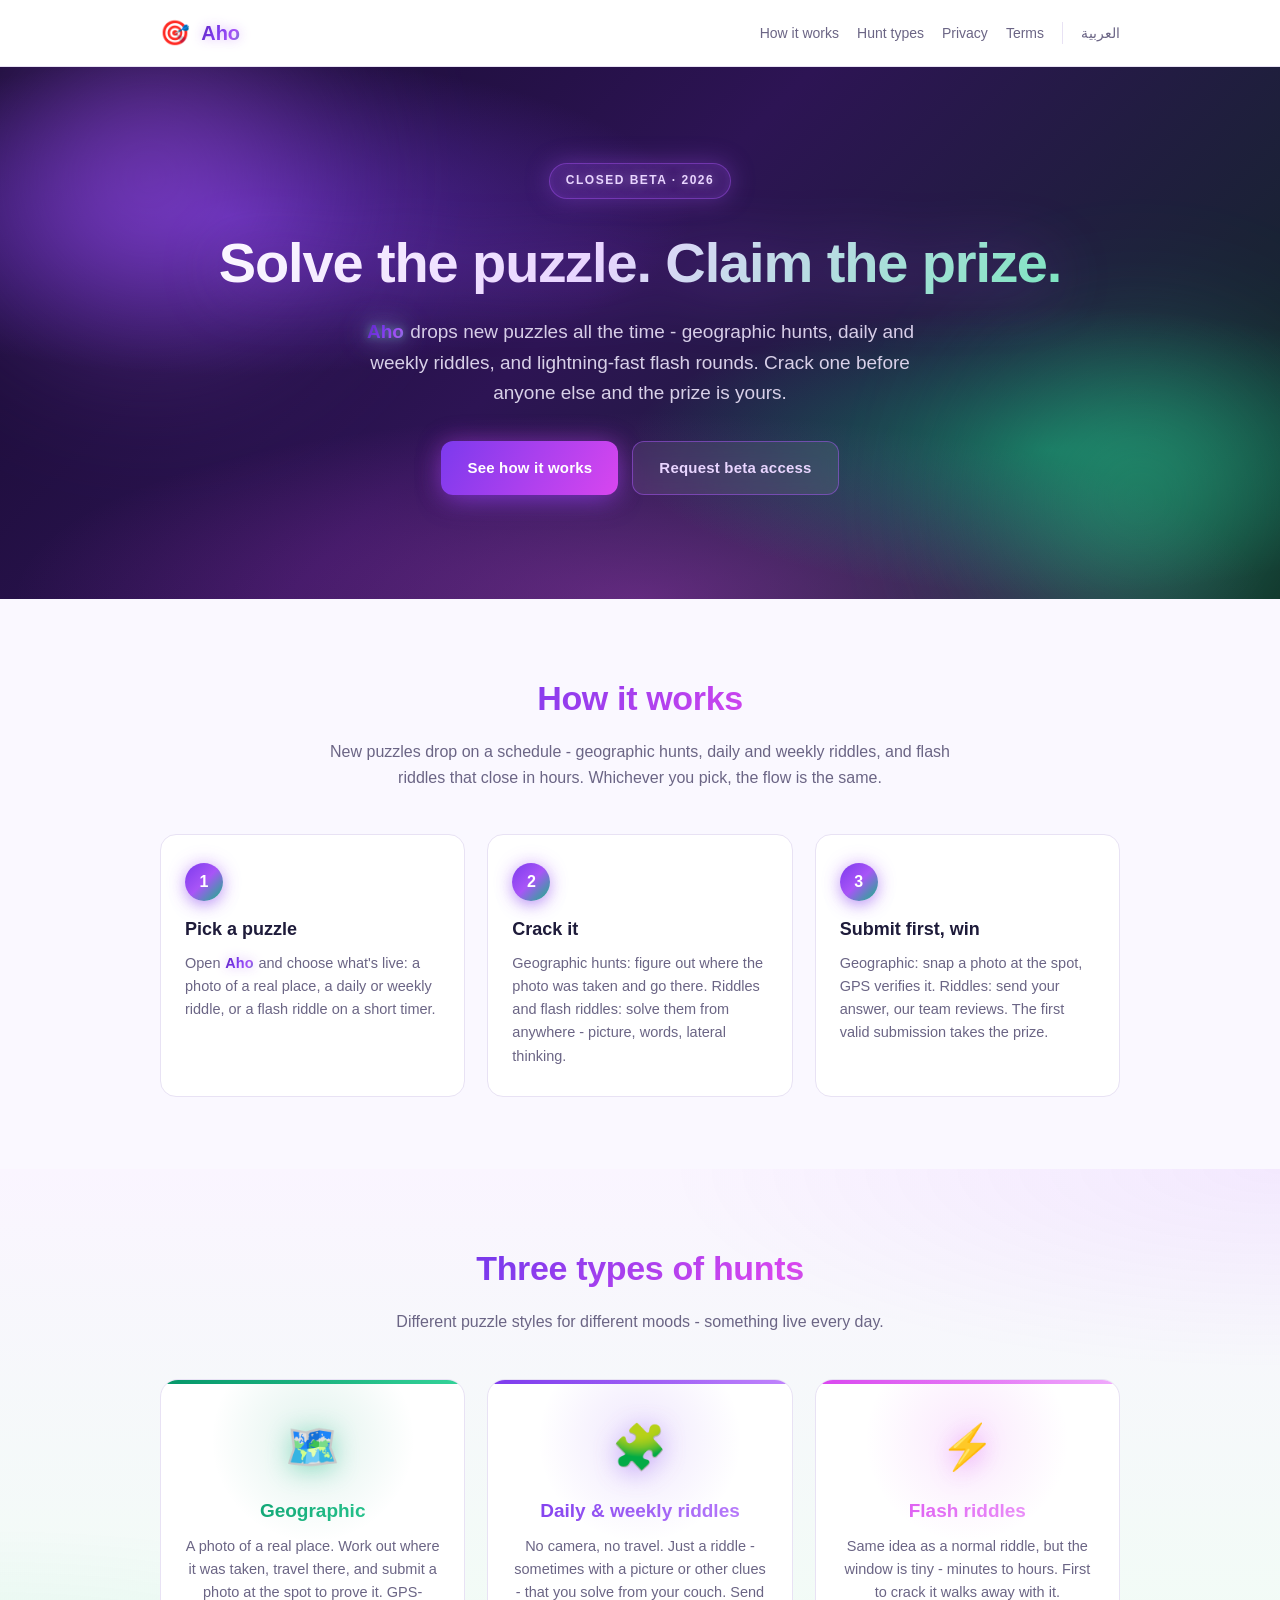
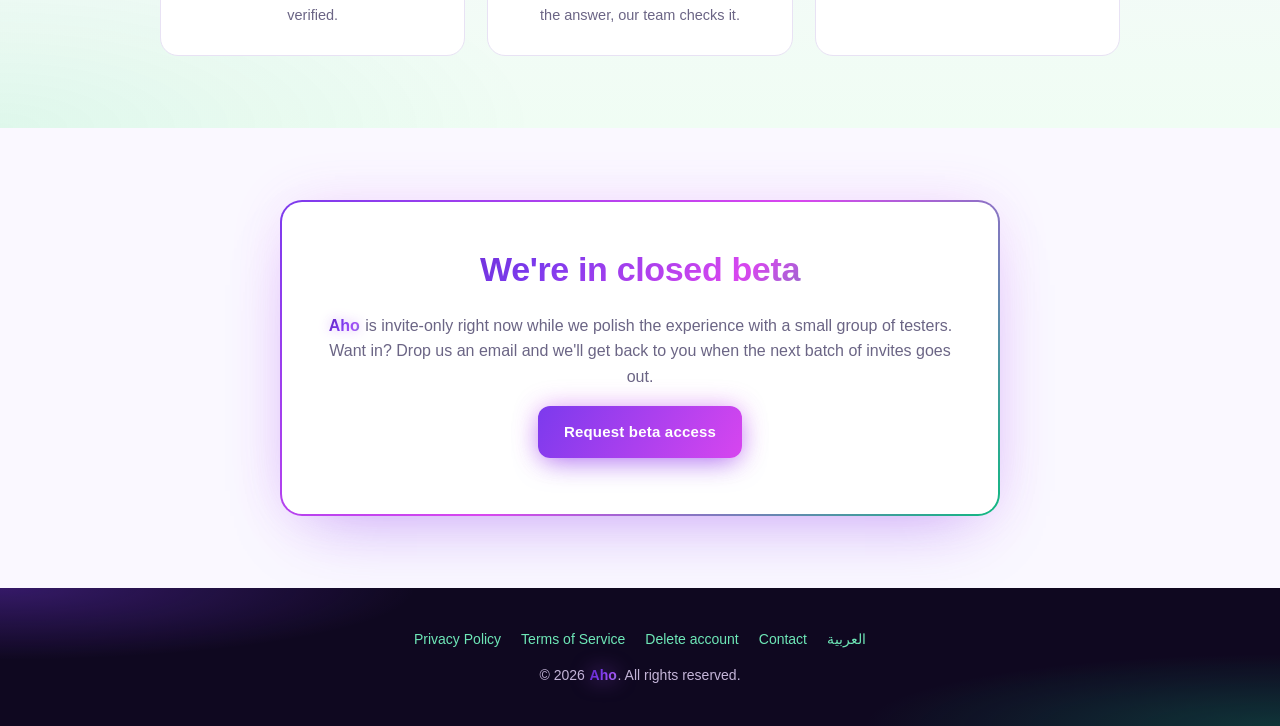
<file: index.html>
<!DOCTYPE html>
<html lang="en">
<head>
  <meta charset="UTF-8">
  <meta name="viewport" content="width=device-width, initial-scale=1.0">
  <meta name="robots" content="index, follow">
  <title>Aho - Real-world Treasure Hunts</title>
  <meta name="description" content="Aho is a real-world treasure hunt app. Find clues, travel to the spot, claim your prize.">
  <meta property="og:title" content="Aho - Real-world Treasure Hunts">
  <meta property="og:description" content="Find clues. Travel to the spot. Claim your prize.">
  <meta property="og:type" content="website">
  <link rel="icon" href="data:image/svg+xml,%3Csvg xmlns='http://www.w3.org/2000/svg' viewBox='0 0 100 100'%3E%3Ctext y='.9em' font-size='90'%3E🎯%3C/text%3E%3C/svg%3E">
  <link rel="stylesheet" href="style.css">
</head>
<body>
  <div class="topbar">
    <div class="topbar-inner">
      <a href="./" class="brand"><span class="icon">🎯</span> <span class="brand-name">Aho</span></a>
      <div class="nav-links">
        <a href="#how">How it works</a>
        <a href="#hunts">Hunt types</a>
        <a href="privacy.html">Privacy</a>
        <a href="terms.html">Terms</a>
        <a href="ar/" class="lang-switch">العربية</a>
      </div>
    </div>
  </div>

  <section class="hero">
    <div class="hero-inner">
      <span class="badge">Closed beta · 2026</span>
      <h1>Solve the puzzle. Claim the prize.</h1>
      <p class="tagline"><span class="brand-name">Aho</span> drops new puzzles all the time -
      geographic hunts, daily and weekly riddles, and lightning-fast flash rounds.
      Crack one before anyone else and the prize is yours.</p>
      <div class="cta-row">
        <a href="#how" class="cta cta-primary">See how it works</a>
        <a href="mailto:aho.hunts@gmail.com?subject=Aho%20beta%20access" class="cta cta-secondary">Request beta access</a>
      </div>
    </div>
  </section>

  <section id="how">
    <div class="section-inner">
      <h2>How it works</h2>
      <p class="lede">New puzzles drop on a schedule - geographic hunts,
      daily and weekly riddles, and flash riddles that close in hours.
      Whichever you pick, the flow is the same.</p>

      <div class="steps">
        <div class="step">
          <span class="step-num">1</span>
          <h3>Pick a puzzle</h3>
          <p>Open <span class="brand-name">Aho</span> and choose what's
          live: a photo of a real place, a daily or weekly riddle, or a
          flash riddle on a short timer.</p>
        </div>
        <div class="step">
          <span class="step-num">2</span>
          <h3>Crack it</h3>
          <p>Geographic hunts: figure out where the photo was taken and
          go there. Riddles and flash riddles: solve them from anywhere
          - picture, words, lateral thinking.</p>
        </div>
        <div class="step">
          <span class="step-num">3</span>
          <h3>Submit first, win</h3>
          <p>Geographic: snap a photo at the spot, GPS verifies it.
          Riddles: send your answer, our team reviews. The first valid
          submission takes the prize.</p>
        </div>
      </div>
    </div>
  </section>

  <section id="hunts" class="alt">
    <div class="section-inner">
      <h2>Three types of hunts</h2>
      <p class="lede">Different puzzle styles for different moods -
      something live every day.</p>

      <div class="hunts">
        <div class="hunt">
          <span class="icon">🗺️</span>
          <h3>Geographic</h3>
          <p>A photo of a real place. Work out where it was taken,
          travel there, and submit a photo at the spot to prove it.
          GPS-verified.</p>
        </div>
        <div class="hunt">
          <span class="icon">🧩</span>
          <h3>Daily &amp; weekly riddles</h3>
          <p>No camera, no travel. Just a riddle - sometimes with a
          picture or other clues - that you solve from your couch.
          Send the answer, our team checks it.</p>
        </div>
        <div class="hunt">
          <span class="icon">⚡</span>
          <h3>Flash riddles</h3>
          <p>Same idea as a normal riddle, but the window is tiny -
          minutes to hours. First to crack it walks away with it.</p>
        </div>
      </div>
    </div>
  </section>

  <section>
    <div class="section-inner">
      <div class="beta-callout">
        <h2>We're in closed beta</h2>
        <p><span class="brand-name">Aho</span> is invite-only right now while we polish the experience with
        a small group of testers. Want in? Drop us an email and we'll get
        back to you when the next batch of invites goes out.</p>
        <p style="margin-top: 16px;">
          <a href="mailto:aho.hunts@gmail.com?subject=Aho%20beta%20access" class="cta cta-primary">Request beta access</a>
        </p>
      </div>
    </div>
  </section>

  <footer class="site-footer">
    <div class="footer-links">
      <a href="privacy.html">Privacy Policy</a>
      <a href="terms.html">Terms of Service</a>
      <a href="delete-account.html">Delete account</a>
      <a href="mailto:aho.hunts@gmail.com">Contact</a>
      <a href="ar/">العربية</a>
    </div>
    <div>© 2026 <span class="brand-name">Aho</span>. All rights reserved.</div>
  </footer>
</body>
</html>
</file>
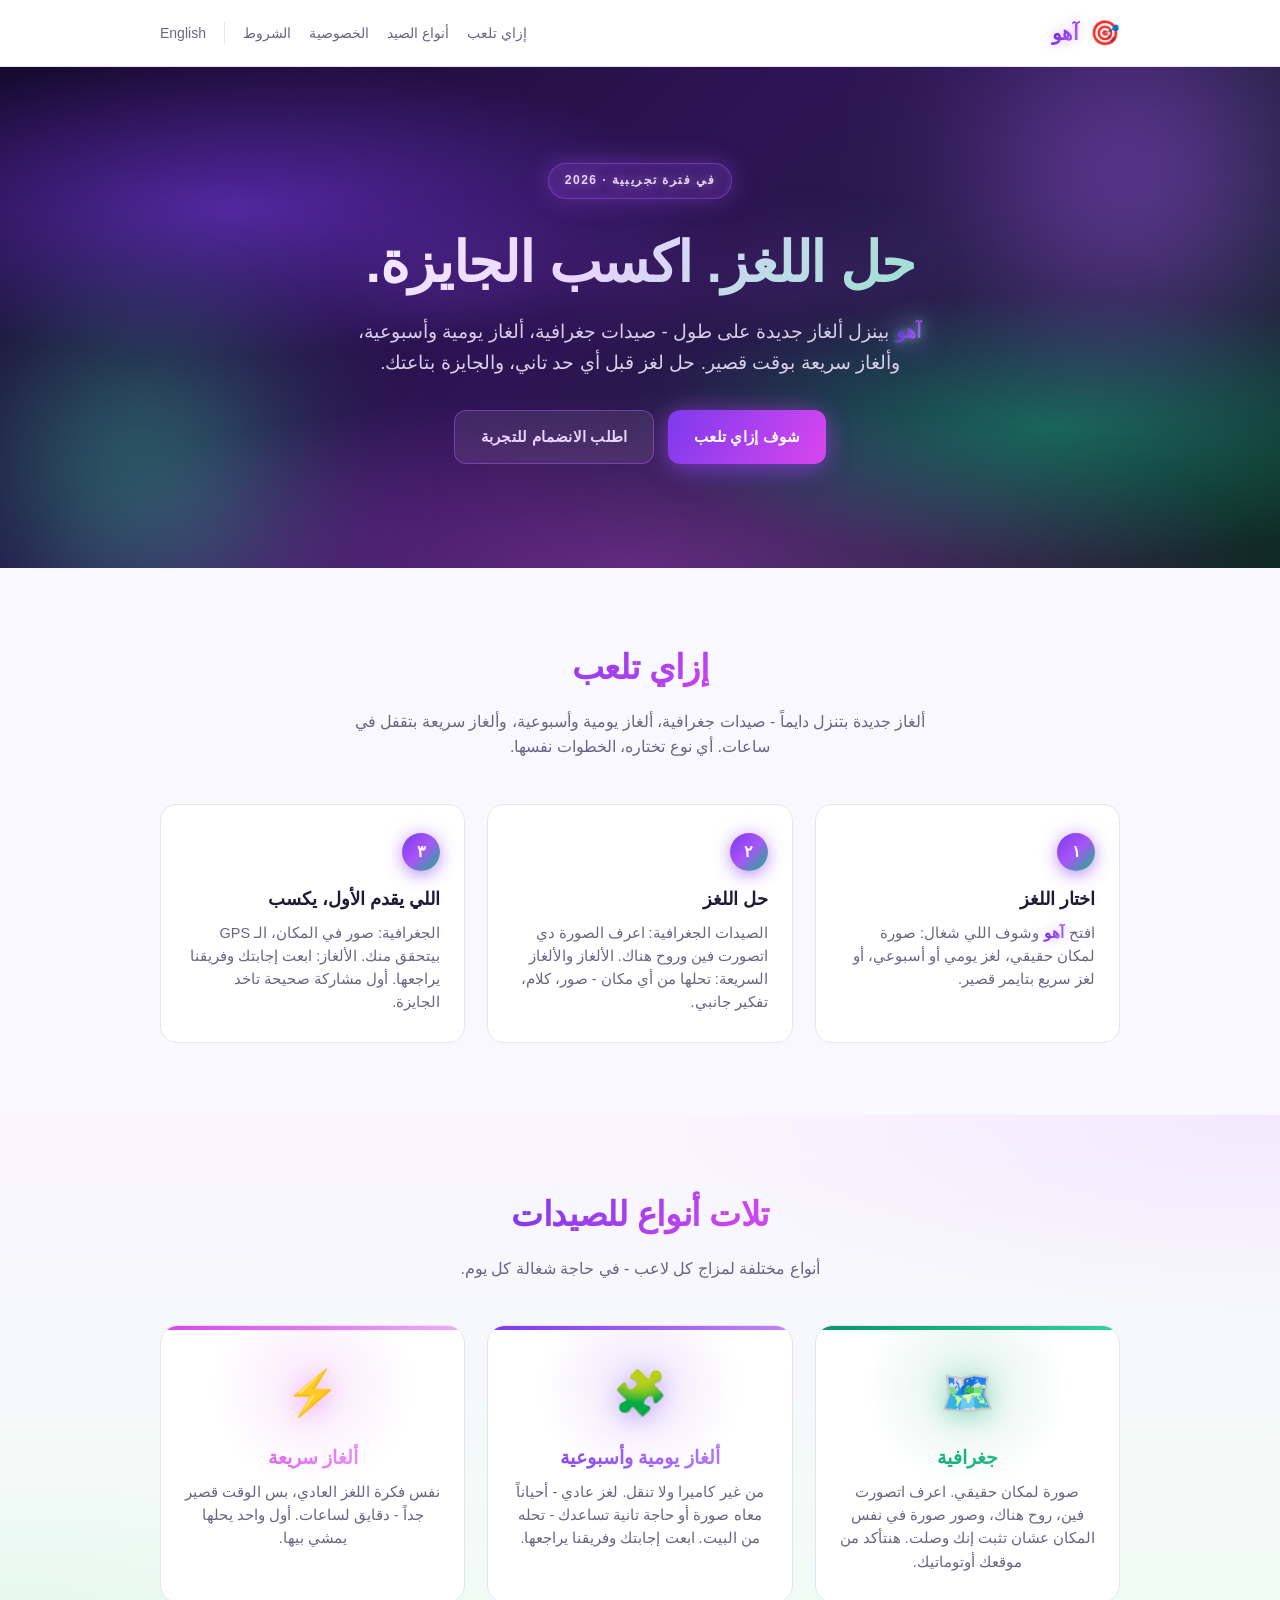
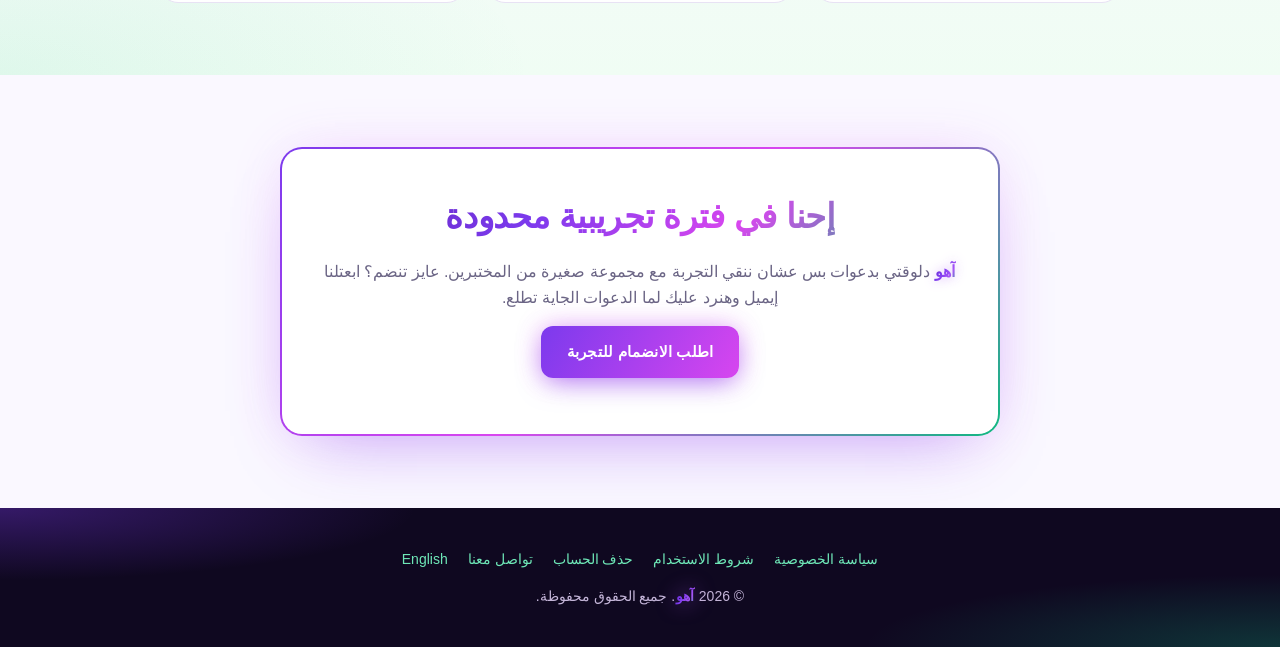
<file: ar/index.html>
<!DOCTYPE html>
<html lang="ar" dir="rtl">
<head>
  <meta charset="UTF-8">
  <meta name="viewport" content="width=device-width, initial-scale=1.0">
  <meta name="robots" content="index, follow">
  <title>آهو - مطاردات كنوز في الواقع</title>
  <meta name="description" content="آهو لعبة مطاردة كنوز في العالم الحقيقي. حل اللغز، روح للمكان، اكسب الجايزة.">
  <meta property="og:title" content="آهو - مطاردات كنوز في الواقع">
  <meta property="og:description" content="حل اللغز. روح للمكان. اكسب الجايزة.">
  <meta property="og:type" content="website">
  <link rel="icon" href="data:image/svg+xml,%3Csvg xmlns='http://www.w3.org/2000/svg' viewBox='0 0 100 100'%3E%3Ctext y='.9em' font-size='90'%3E🎯%3C/text%3E%3C/svg%3E">
  <link rel="stylesheet" href="../style.css">
</head>
<body dir="rtl">
  <div class="topbar">
    <div class="topbar-inner">
      <a href="./" class="brand"><span class="icon">🎯</span> <span class="brand-name">آهو</span></a>
      <div class="nav-links">
        <a href="#how">إزاي تلعب</a>
        <a href="#hunts">أنواع الصيد</a>
        <a href="privacy.html">الخصوصية</a>
        <a href="terms.html">الشروط</a>
        <a href="../" class="lang-switch">English</a>
      </div>
    </div>
  </div>

  <section class="hero">
    <div class="hero-inner">
      <span class="badge">في فترة تجريبية · 2026</span>
      <h1>حل اللغز. اكسب الجايزة.</h1>
      <p class="tagline"><span class="brand-name">آهو</span> بينزل ألغاز جديدة على طول -
      صيدات جغرافية، ألغاز يومية وأسبوعية، وألغاز سريعة بوقت قصير.
      حل لغز قبل أي حد تاني، والجايزة بتاعتك.</p>
      <div class="cta-row">
        <a href="#how" class="cta cta-primary">شوف إزاي تلعب</a>
        <a href="mailto:aho.hunts@gmail.com?subject=طلب%20انضمام%20لتجربة%20آهو" class="cta cta-secondary">اطلب الانضمام للتجربة</a>
      </div>
    </div>
  </section>

  <section id="how">
    <div class="section-inner">
      <h2>إزاي تلعب</h2>
      <p class="lede">ألغاز جديدة بتنزل دايماً - صيدات جغرافية، ألغاز
      يومية وأسبوعية، وألغاز سريعة بتقفل في ساعات. أي نوع تختاره،
      الخطوات نفسها.</p>

      <div class="steps">
        <div class="step">
          <span class="step-num">١</span>
          <h3>اختار اللغز</h3>
          <p>افتح <span class="brand-name">آهو</span> وشوف اللي شغال:
          صورة لمكان حقيقي، لغز يومي أو أسبوعي، أو لغز سريع بتايمر
          قصير.</p>
        </div>
        <div class="step">
          <span class="step-num">٢</span>
          <h3>حل اللغز</h3>
          <p>الصيدات الجغرافية: اعرف الصورة دي اتصورت فين وروح هناك.
          الألغاز والألغاز السريعة: تحلها من أي مكان - صور، كلام،
          تفكير جانبي.</p>
        </div>
        <div class="step">
          <span class="step-num">٣</span>
          <h3>اللي يقدم الأول، يكسب</h3>
          <p>الجغرافية: صور في المكان، الـ GPS بيتحقق منك. الألغاز:
          ابعت إجابتك وفريقنا يراجعها. أول مشاركة صحيحة تاخد
          الجايزة.</p>
        </div>
      </div>
    </div>
  </section>

  <section id="hunts" class="alt">
    <div class="section-inner">
      <h2>تلات أنواع للصيدات</h2>
      <p class="lede">أنواع مختلفة لمزاج كل لاعب - في حاجة شغالة كل يوم.</p>

      <div class="hunts">
        <div class="hunt">
          <span class="icon">🗺️</span>
          <h3>جغرافية</h3>
          <p>صورة لمكان حقيقي. اعرف اتصورت فين، روح هناك، وصور
          صورة في نفس المكان عشان تثبت إنك وصلت. هنتأكد من موقعك
          أوتوماتيك.</p>
        </div>
        <div class="hunt">
          <span class="icon">🧩</span>
          <h3>ألغاز يومية وأسبوعية</h3>
          <p>من غير كاميرا ولا تنقل. لغز عادي - أحياناً معاه صورة
          أو حاجة تانية تساعدك - تحله من البيت. ابعت إجابتك
          وفريقنا يراجعها.</p>
        </div>
        <div class="hunt">
          <span class="icon">⚡</span>
          <h3>ألغاز سريعة</h3>
          <p>نفس فكرة اللغز العادي، بس الوقت قصير جداً - دقايق
          لساعات. أول واحد يحلها يمشي بيها.</p>
        </div>
      </div>
    </div>
  </section>

  <section>
    <div class="section-inner">
      <div class="beta-callout">
        <h2>إحنا في فترة تجريبية محدودة</h2>
        <p><span class="brand-name">آهو</span> دلوقتي بدعوات بس عشان ننقي التجربة مع مجموعة صغيرة من
        المختبرين. عايز تنضم؟ ابعتلنا إيميل وهنرد عليك لما الدعوات الجاية
        تطلع.</p>
        <p style="margin-top: 16px;">
          <a href="mailto:aho.hunts@gmail.com?subject=طلب%20انضمام%20لتجربة%20آهو" class="cta cta-primary">اطلب الانضمام للتجربة</a>
        </p>
      </div>
    </div>
  </section>

  <footer class="site-footer">
    <div class="footer-links">
      <a href="privacy.html">سياسة الخصوصية</a>
      <a href="terms.html">شروط الاستخدام</a>
      <a href="delete-account.html">حذف الحساب</a>
      <a href="mailto:aho.hunts@gmail.com">تواصل معنا</a>
      <a href="../">English</a>
    </div>
    <div>© 2026 <span class="brand-name">آهو</span>. جميع الحقوق محفوظة.</div>
  </footer>
</body>
</html>
</file>
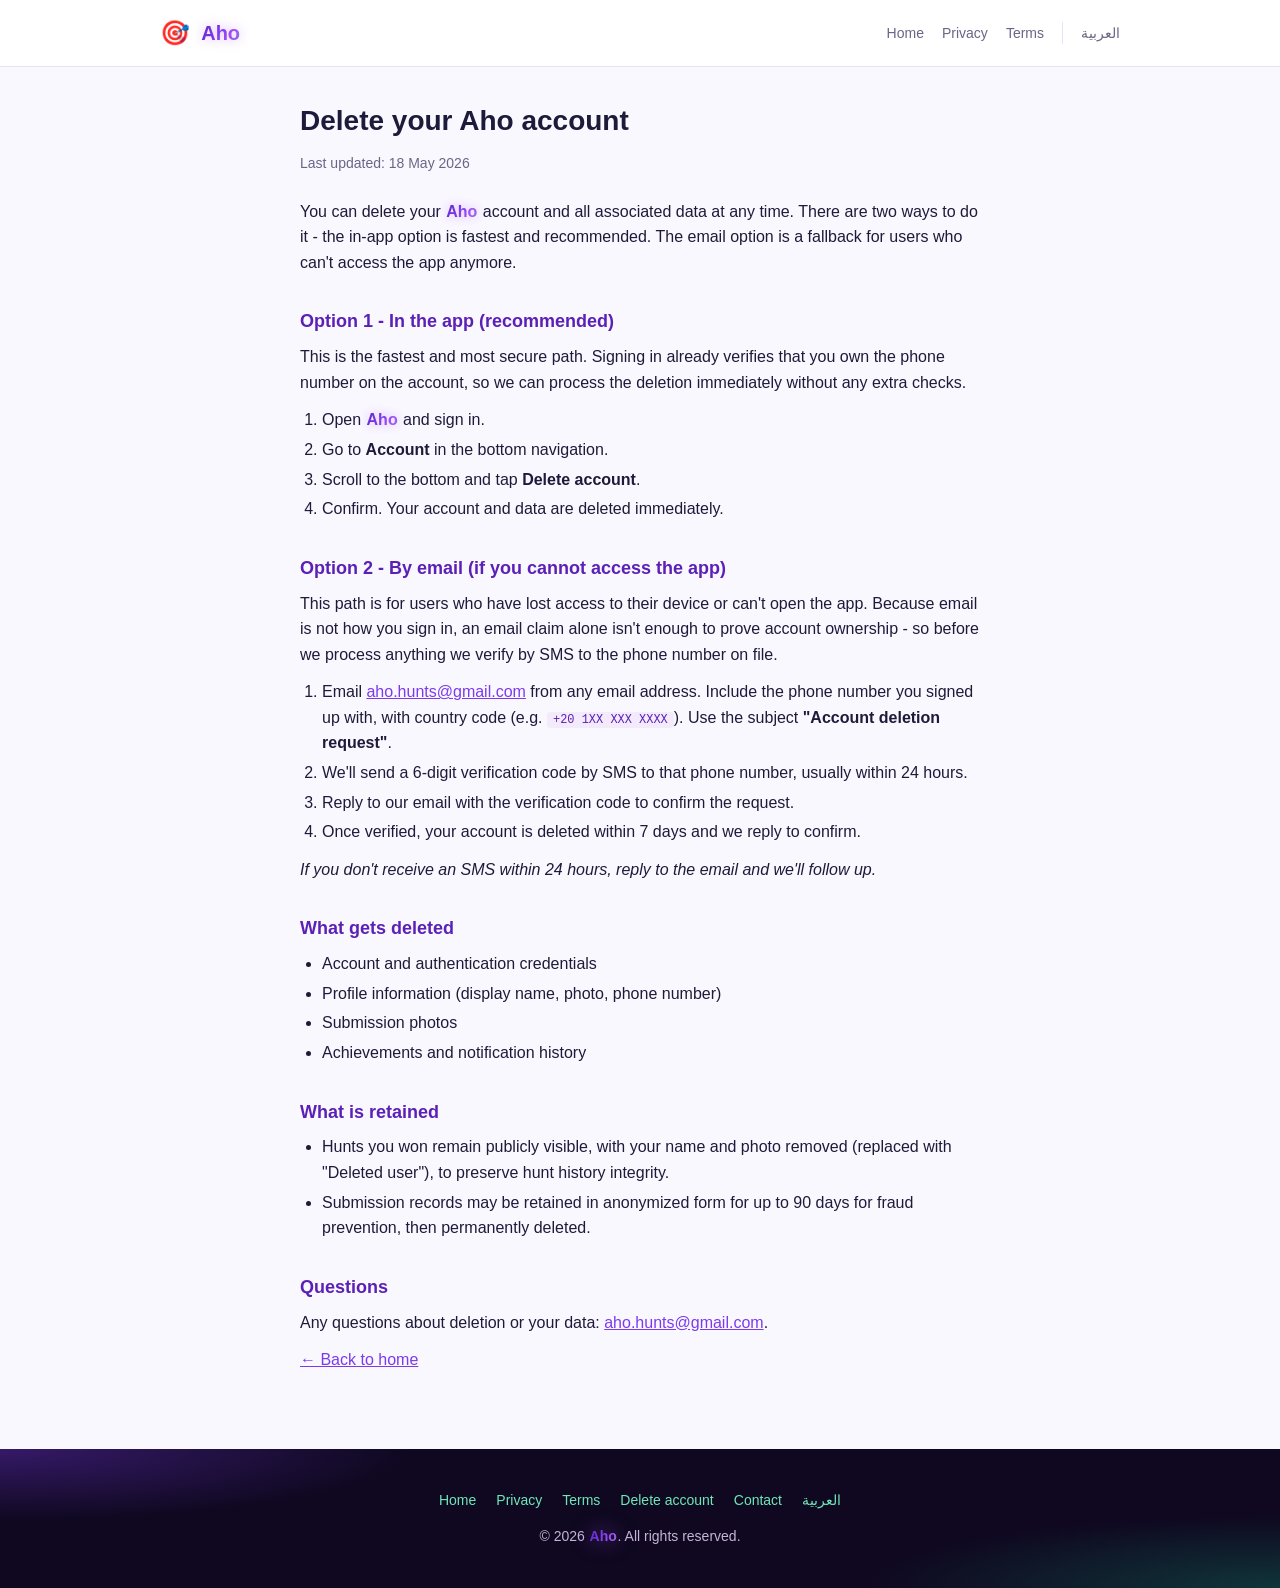
<file: delete-account.html>
<!DOCTYPE html>
<html lang="en">
<head>
  <meta charset="UTF-8">
  <meta name="viewport" content="width=device-width, initial-scale=1.0">
  <title>Delete your Aho account - Aho</title>
  <meta name="description" content="How to delete your Aho account and all associated data.">
  <link rel="icon" href="data:image/svg+xml,%3Csvg xmlns='http://www.w3.org/2000/svg' viewBox='0 0 100 100'%3E%3Ctext y='.9em' font-size='90'%3E🎯%3C/text%3E%3C/svg%3E">
  <link rel="stylesheet" href="style.css">
</head>
<body>
  <div class="topbar">
    <div class="topbar-inner">
      <a href="./" class="brand"><span class="icon">🎯</span> <span class="brand-name">Aho</span></a>
      <div class="nav-links">
        <a href="./">Home</a>
        <a href="privacy.html">Privacy</a>
        <a href="terms.html">Terms</a>
        <a href="ar/delete-account.html" class="lang-switch">العربية</a>
      </div>
    </div>
  </div>

  <main class="prose">
    <h1>Delete your Aho account</h1>
    <p class="meta">Last updated: 18 May 2026</p>

    <p>You can delete your <span class="brand-name">Aho</span> account and all
    associated data at any time. There are two ways to do it - the in-app
    option is fastest and recommended. The email option is a fallback for
    users who can't access the app anymore.</p>

    <h2>Option 1 - In the app (recommended)</h2>
    <p>This is the fastest and most secure path. Signing in already
    verifies that you own the phone number on the account, so we can
    process the deletion immediately without any extra checks.</p>

    <ol>
      <li>Open <span class="brand-name">Aho</span> and sign in.</li>
      <li>Go to <strong>Account</strong> in the bottom navigation.</li>
      <li>Scroll to the bottom and tap <strong>Delete account</strong>.</li>
      <li>Confirm. Your account and data are deleted immediately.</li>
    </ol>

    <h2>Option 2 - By email (if you cannot access the app)</h2>
    <p>This path is for users who have lost access to their device or
    can't open the app. Because email is not how you sign in, an email
    claim alone isn't enough to prove account ownership - so before we
    process anything we verify by SMS to the phone number on file.</p>

    <ol>
      <li>Email <a href="mailto:aho.hunts@gmail.com?subject=Account%20deletion%20request">aho.hunts@gmail.com</a>
      from any email address. Include the phone number you signed up
      with, with country code (e.g. <code>+20 1XX XXX XXXX</code>).
      Use the subject <strong>"Account deletion request"</strong>.</li>
      <li>We'll send a 6-digit verification code by SMS to that phone
      number, usually within 24 hours.</li>
      <li>Reply to our email with the verification code to confirm the
      request.</li>
      <li>Once verified, your account is deleted within 7 days and we
      reply to confirm.</li>
    </ol>

    <p><em>If you don't receive an SMS within 24 hours, reply to the
    email and we'll follow up.</em></p>

    <h2>What gets deleted</h2>
    <ul>
      <li>Account and authentication credentials</li>
      <li>Profile information (display name, photo, phone number)</li>
      <li>Submission photos</li>
      <li>Achievements and notification history</li>
    </ul>

    <h2>What is retained</h2>
    <ul>
      <li>Hunts you won remain publicly visible, with your name and
      photo removed (replaced with "Deleted user"), to preserve hunt
      history integrity.</li>
      <li>Submission records may be retained in anonymized form for up
      to 90 days for fraud prevention, then permanently deleted.</li>
    </ul>

    <h2>Questions</h2>
    <p>Any questions about deletion or your data:
    <a href="mailto:aho.hunts@gmail.com">aho.hunts@gmail.com</a>.</p>

    <p><a href="./">← Back to home</a></p>
  </main>

  <footer class="site-footer">
    <div class="footer-links">
      <a href="./">Home</a>
      <a href="privacy.html">Privacy</a>
      <a href="terms.html">Terms</a>
      <a href="delete-account.html">Delete account</a>
      <a href="mailto:aho.hunts@gmail.com">Contact</a>
      <a href="ar/delete-account.html">العربية</a>
    </div>
    <div>© 2026 <span class="brand-name">Aho</span>. All rights reserved.</div>
  </footer>
</body>
</html>
</file>
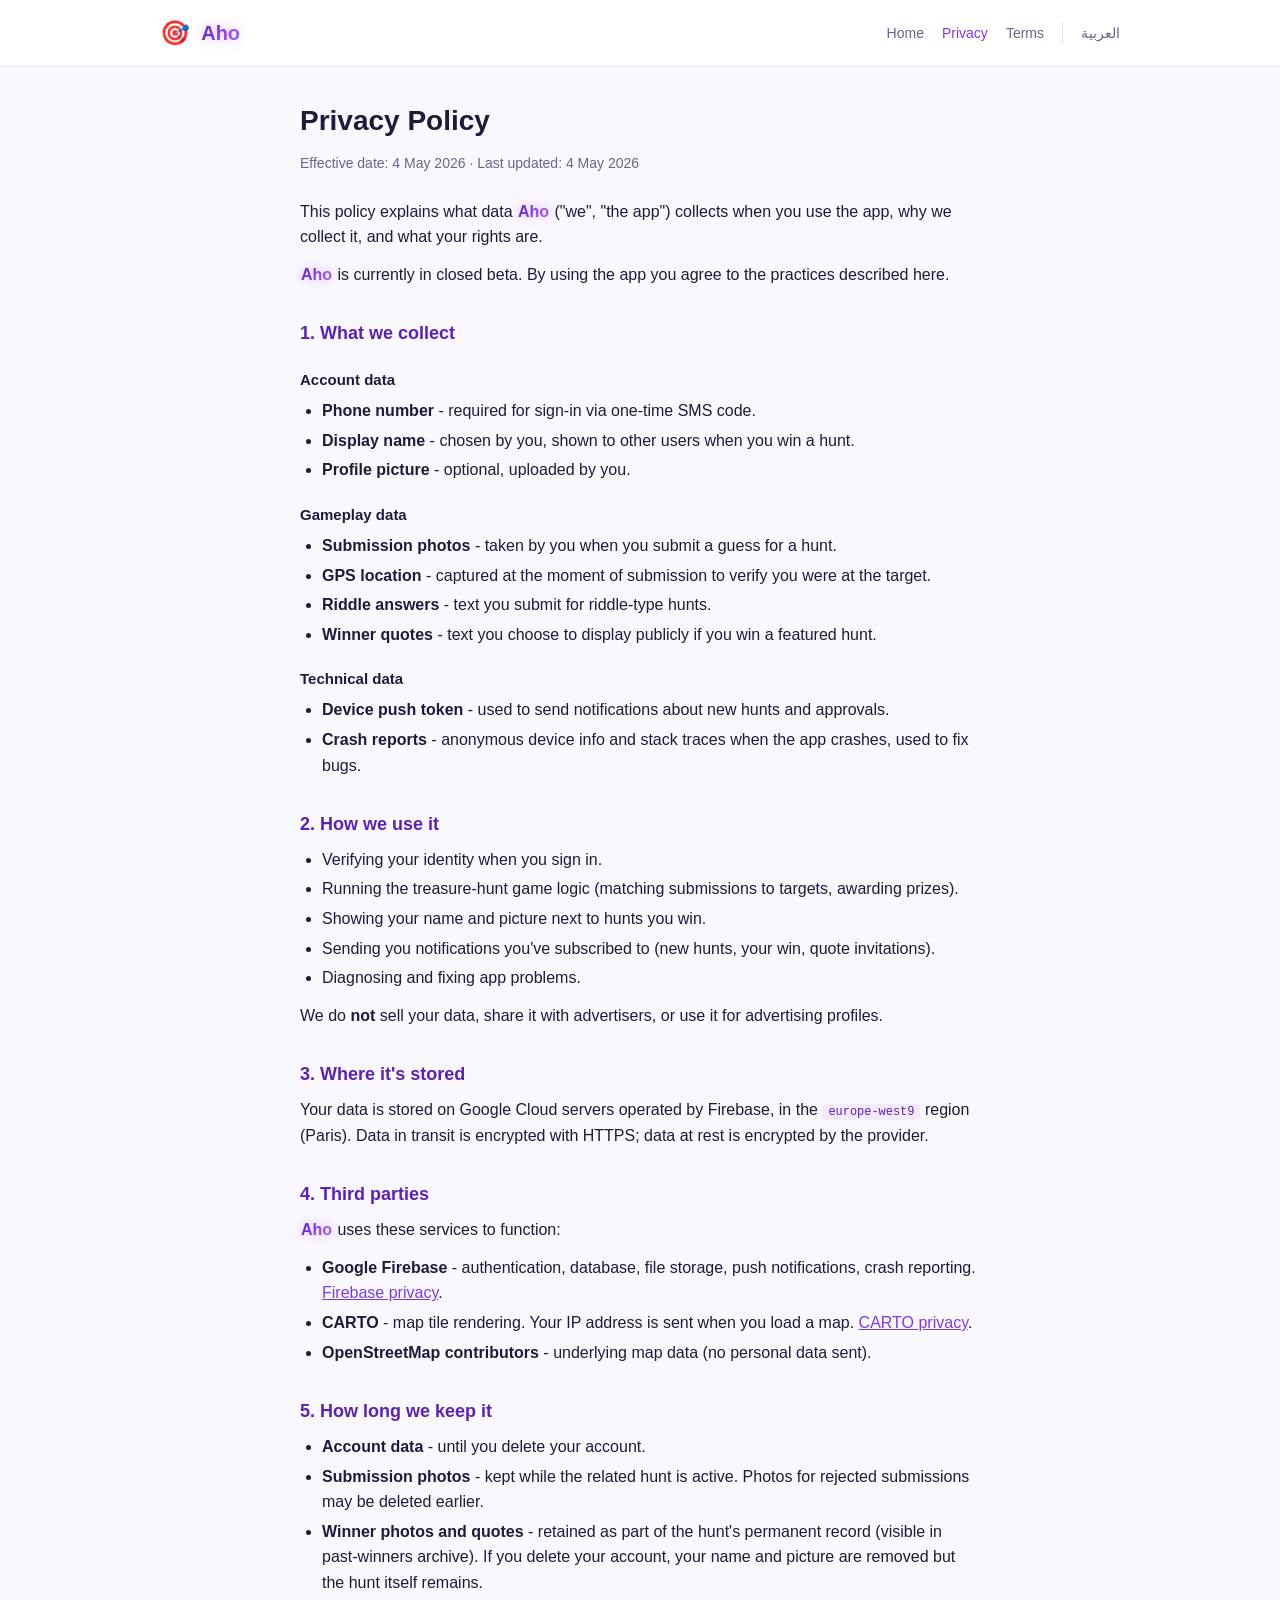
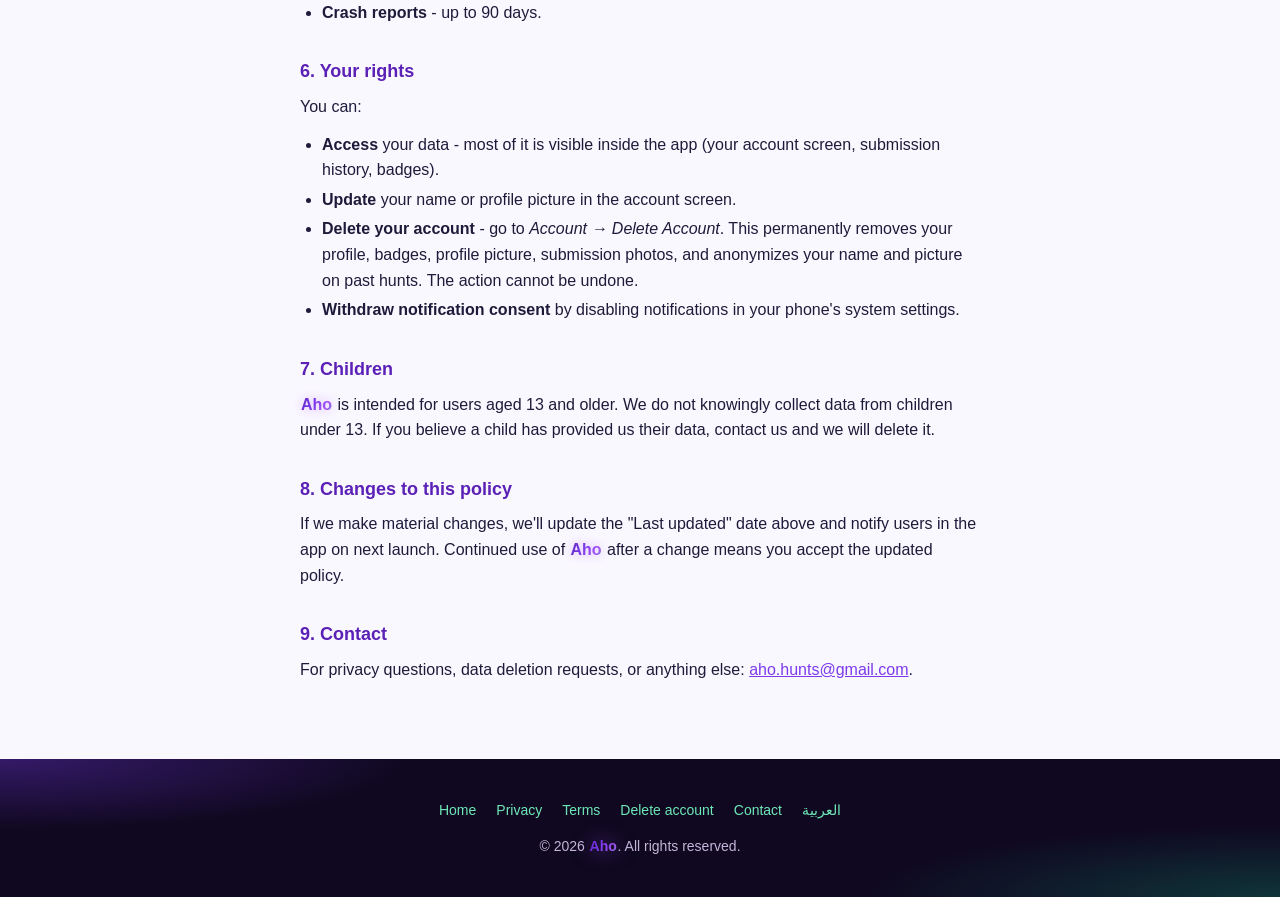
<file: privacy.html>
<!DOCTYPE html>
<html lang="en">
<head>
  <meta charset="UTF-8">
  <meta name="viewport" content="width=device-width, initial-scale=1.0">
  <title>Privacy Policy - Aho</title>
  <meta name="description" content="How Aho collects, uses, and protects your data.">
  <link rel="icon" href="data:image/svg+xml,%3Csvg xmlns='http://www.w3.org/2000/svg' viewBox='0 0 100 100'%3E%3Ctext y='.9em' font-size='90'%3E🎯%3C/text%3E%3C/svg%3E">
  <link rel="stylesheet" href="style.css">
</head>
<body>
  <div class="topbar">
    <div class="topbar-inner">
      <a href="./" class="brand"><span class="icon">🎯</span> <span class="brand-name">Aho</span></a>
      <div class="nav-links">
        <a href="./">Home</a>
        <a href="privacy.html" class="current">Privacy</a>
        <a href="terms.html">Terms</a>
        <a href="ar/privacy.html" class="lang-switch">العربية</a>
      </div>
    </div>
  </div>

  <main class="prose">
    <h1>Privacy Policy</h1>
    <p class="meta">Effective date: 4 May 2026 · Last updated: 4 May 2026</p>

    <p>This policy explains what data <span class="brand-name">Aho</span> ("we", "the app") collects when you
    use the app, why we collect it, and what your rights are.</p>

    <p><span class="brand-name">Aho</span> is currently in closed beta. By using the app you agree to the
    practices described here.</p>

    <h2>1. What we collect</h2>

    <h3>Account data</h3>
    <ul>
      <li><strong>Phone number</strong> - required for sign-in via one-time SMS code.</li>
      <li><strong>Display name</strong> - chosen by you, shown to other users when you win a hunt.</li>
      <li><strong>Profile picture</strong> - optional, uploaded by you.</li>
    </ul>

    <h3>Gameplay data</h3>
    <ul>
      <li><strong>Submission photos</strong> - taken by you when you submit a guess for a hunt.</li>
      <li><strong>GPS location</strong> - captured at the moment of submission to verify you were at the target.</li>
      <li><strong>Riddle answers</strong> - text you submit for riddle-type hunts.</li>
      <li><strong>Winner quotes</strong> - text you choose to display publicly if you win a featured hunt.</li>
    </ul>

    <h3>Technical data</h3>
    <ul>
      <li><strong>Device push token</strong> - used to send notifications about new hunts and approvals.</li>
      <li><strong>Crash reports</strong> - anonymous device info and stack traces when the app crashes, used to fix bugs.</li>
    </ul>

    <h2>2. How we use it</h2>
    <ul>
      <li>Verifying your identity when you sign in.</li>
      <li>Running the treasure-hunt game logic (matching submissions to targets, awarding prizes).</li>
      <li>Showing your name and picture next to hunts you win.</li>
      <li>Sending you notifications you've subscribed to (new hunts, your win, quote invitations).</li>
      <li>Diagnosing and fixing app problems.</li>
    </ul>

    <p>We do <strong>not</strong> sell your data, share it with advertisers,
    or use it for advertising profiles.</p>

    <h2>3. Where it's stored</h2>
    <p>Your data is stored on Google Cloud servers operated by Firebase, in
    the <code>europe-west9</code> region (Paris). Data in transit is encrypted
    with HTTPS; data at rest is encrypted by the provider.</p>

    <h2>4. Third parties</h2>
    <p><span class="brand-name">Aho</span> uses these services to function:</p>
    <ul>
      <li><strong>Google Firebase</strong> - authentication, database, file storage, push notifications, crash reporting. <a href="https://firebase.google.com/support/privacy">Firebase privacy</a>.</li>
      <li><strong>CARTO</strong> - map tile rendering. Your IP address is sent when you load a map. <a href="https://carto.com/privacy/">CARTO privacy</a>.</li>
      <li><strong>OpenStreetMap contributors</strong> - underlying map data (no personal data sent).</li>
    </ul>

    <h2>5. How long we keep it</h2>
    <ul>
      <li><strong>Account data</strong> - until you delete your account.</li>
      <li><strong>Submission photos</strong> - kept while the related hunt is active. Photos for rejected submissions may be deleted earlier.</li>
      <li><strong>Winner photos and quotes</strong> - retained as part of the hunt's permanent record (visible in past-winners archive). If you delete your account, your name and picture are removed but the hunt itself remains.</li>
      <li><strong>Crash reports</strong> - up to 90 days.</li>
    </ul>

    <h2>6. Your rights</h2>
    <p>You can:</p>
    <ul>
      <li><strong>Access</strong> your data - most of it is visible inside the app (your account screen, submission history, badges).</li>
      <li><strong>Update</strong> your name or profile picture in the account screen.</li>
      <li><strong>Delete your account</strong> - go to <em>Account → Delete Account</em>. This permanently removes your profile, badges, profile picture, submission photos, and anonymizes your name and picture on past hunts. The action cannot be undone.</li>
      <li><strong>Withdraw notification consent</strong> by disabling notifications in your phone's system settings.</li>
    </ul>

    <h2>7. Children</h2>
    <p><span class="brand-name">Aho</span> is intended for users aged 13 and older. We do not knowingly
    collect data from children under 13. If you believe a child has provided
    us their data, contact us and we will delete it.</p>

    <h2>8. Changes to this policy</h2>
    <p>If we make material changes, we'll update the "Last updated" date
    above and notify users in the app on next launch. Continued use of <span class="brand-name">Aho</span>
    after a change means you accept the updated policy.</p>

    <h2>9. Contact</h2>
    <p>For privacy questions, data deletion requests, or anything else:
    <a href="mailto:aho.hunts@gmail.com">aho.hunts@gmail.com</a>.</p>
  </main>

  <footer class="site-footer">
    <div class="footer-links">
      <a href="./">Home</a>
      <a href="privacy.html">Privacy</a>
      <a href="terms.html">Terms</a>
      <a href="delete-account.html">Delete account</a>
      <a href="mailto:aho.hunts@gmail.com">Contact</a>
      <a href="ar/privacy.html">العربية</a>
    </div>
    <div>© 2026 <span class="brand-name">Aho</span>. All rights reserved.</div>
  </footer>
</body>
</html>
</file>
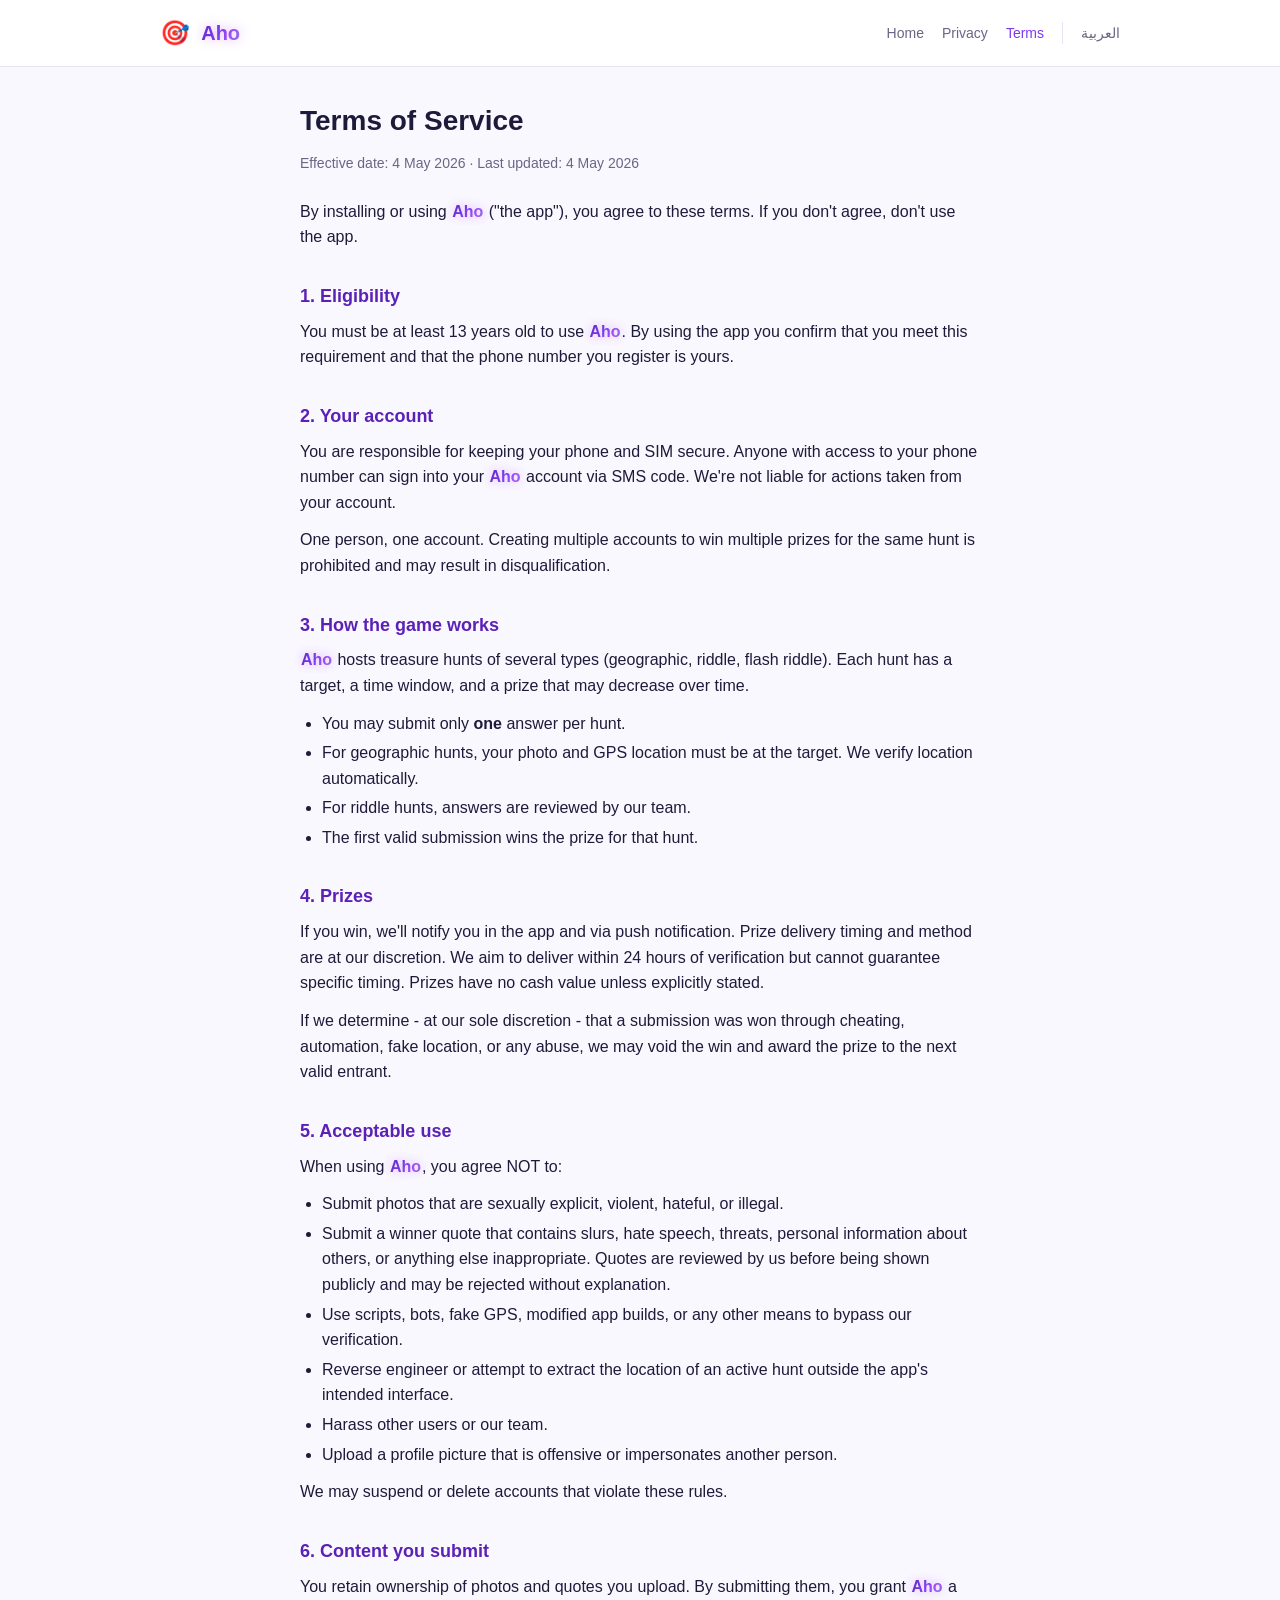
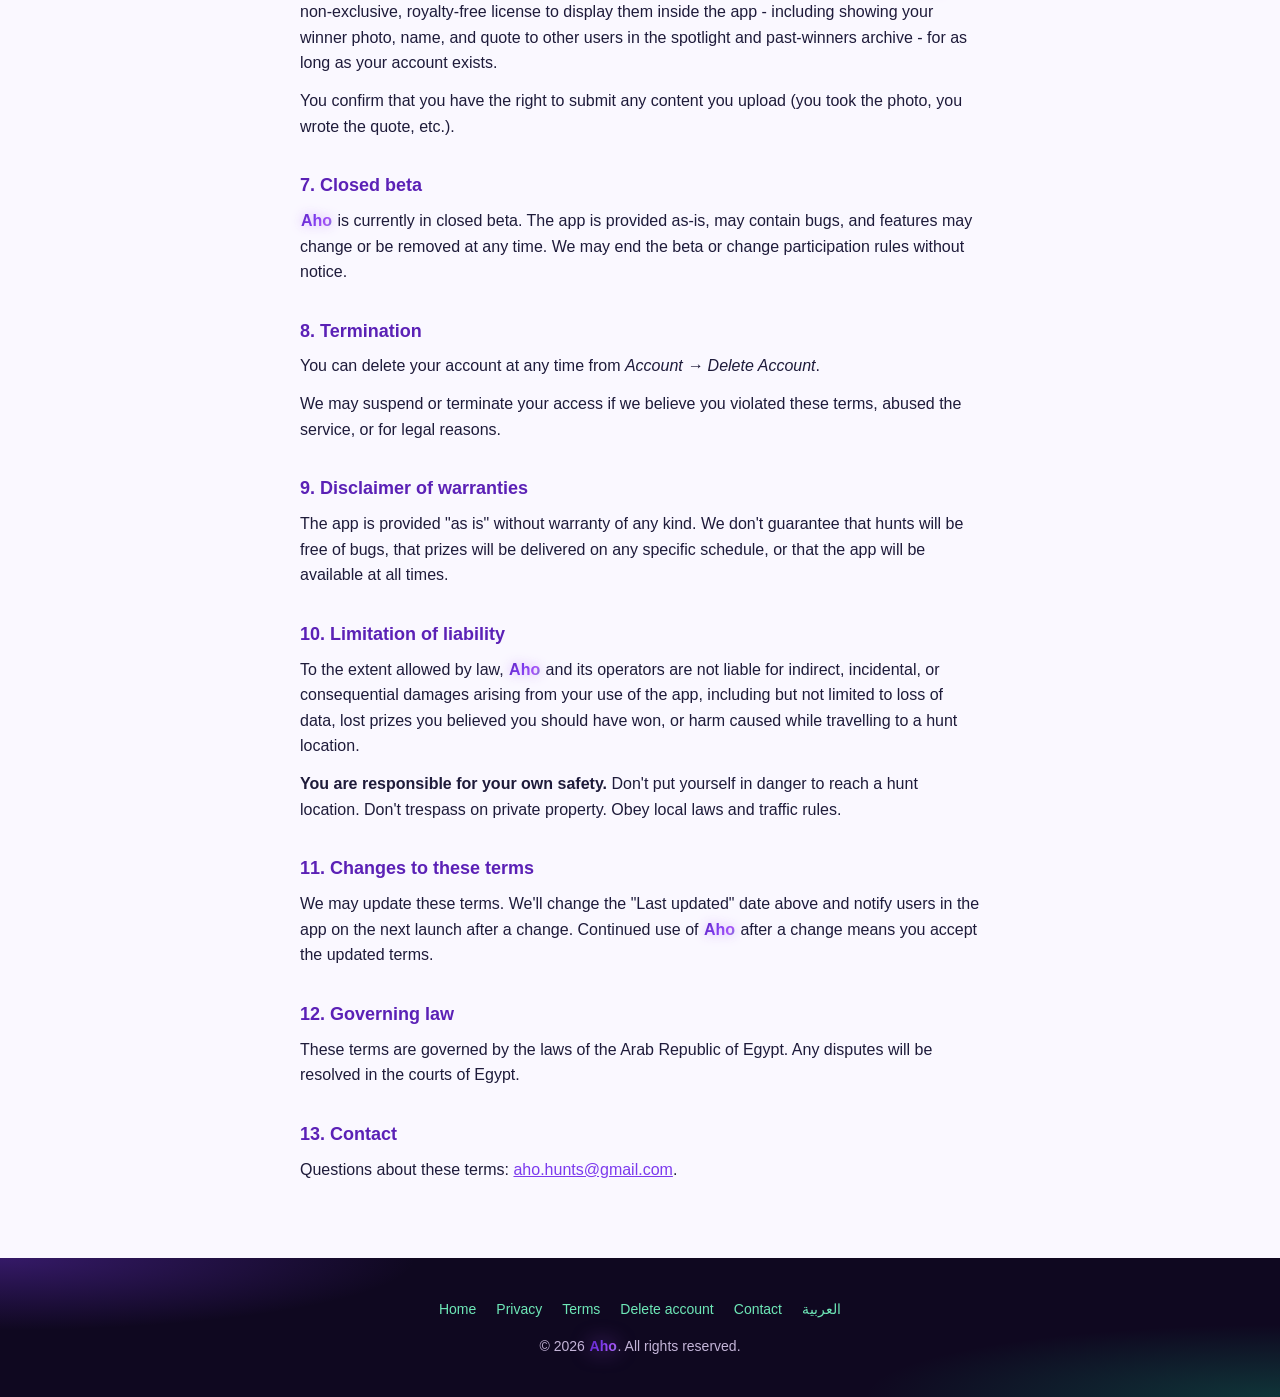
<file: terms.html>
<!DOCTYPE html>
<html lang="en">
<head>
  <meta charset="UTF-8">
  <meta name="viewport" content="width=device-width, initial-scale=1.0">
  <title>Terms of Service - Aho</title>
  <meta name="description" content="The rules for using Aho.">
  <link rel="icon" href="data:image/svg+xml,%3Csvg xmlns='http://www.w3.org/2000/svg' viewBox='0 0 100 100'%3E%3Ctext y='.9em' font-size='90'%3E🎯%3C/text%3E%3C/svg%3E">
  <link rel="stylesheet" href="style.css">
</head>
<body>
  <div class="topbar">
    <div class="topbar-inner">
      <a href="./" class="brand"><span class="icon">🎯</span> <span class="brand-name">Aho</span></a>
      <div class="nav-links">
        <a href="./">Home</a>
        <a href="privacy.html">Privacy</a>
        <a href="terms.html" class="current">Terms</a>
        <a href="ar/terms.html" class="lang-switch">العربية</a>
      </div>
    </div>
  </div>

  <main class="prose">
    <h1>Terms of Service</h1>
    <p class="meta">Effective date: 4 May 2026 · Last updated: 4 May 2026</p>

    <p>By installing or using <span class="brand-name">Aho</span> ("the app"), you agree to these terms.
    If you don't agree, don't use the app.</p>

    <h2>1. Eligibility</h2>
    <p>You must be at least 13 years old to use <span class="brand-name">Aho</span>. By using the app you
    confirm that you meet this requirement and that the phone number you
    register is yours.</p>

    <h2>2. Your account</h2>
    <p>You are responsible for keeping your phone and SIM secure. Anyone
    with access to your phone number can sign into your <span class="brand-name">Aho</span> account via SMS
    code. We're not liable for actions taken from your account.</p>

    <p>One person, one account. Creating multiple accounts to win multiple
    prizes for the same hunt is prohibited and may result in disqualification.</p>

    <h2>3. How the game works</h2>
    <p><span class="brand-name">Aho</span> hosts treasure hunts of several types (geographic, riddle, flash
    riddle). Each hunt has a target, a time window, and a prize that may
    decrease over time.</p>

    <ul>
      <li>You may submit only <strong>one</strong> answer per hunt.</li>
      <li>For geographic hunts, your photo and GPS location must be at the
      target. We verify location automatically.</li>
      <li>For riddle hunts, answers are reviewed by our team.</li>
      <li>The first valid submission wins the prize for that hunt.</li>
    </ul>

    <h2>4. Prizes</h2>
    <p>If you win, we'll notify you in the app and via push notification.
    Prize delivery timing and method are at our discretion. We aim to
    deliver within 24 hours of verification but cannot guarantee specific
    timing. Prizes have no cash value unless explicitly stated.</p>

    <p>If we determine - at our sole discretion - that a submission was
    won through cheating, automation, fake location, or any abuse, we may
    void the win and award the prize to the next valid entrant.</p>

    <h2>5. Acceptable use</h2>
    <p>When using <span class="brand-name">Aho</span>, you agree NOT to:</p>
    <ul>
      <li>Submit photos that are sexually explicit, violent, hateful, or
      illegal.</li>
      <li>Submit a winner quote that contains slurs, hate speech, threats,
      personal information about others, or anything else inappropriate.
      Quotes are reviewed by us before being shown publicly and may be
      rejected without explanation.</li>
      <li>Use scripts, bots, fake GPS, modified app builds, or any other
      means to bypass our verification.</li>
      <li>Reverse engineer or attempt to extract the location of an active
      hunt outside the app's intended interface.</li>
      <li>Harass other users or our team.</li>
      <li>Upload a profile picture that is offensive or impersonates
      another person.</li>
    </ul>

    <p>We may suspend or delete accounts that violate these rules.</p>

    <h2>6. Content you submit</h2>
    <p>You retain ownership of photos and quotes you upload. By submitting
    them, you grant <span class="brand-name">Aho</span> a non-exclusive, royalty-free license to display
    them inside the app - including showing your winner photo, name, and
    quote to other users in the spotlight and past-winners archive - for
    as long as your account exists.</p>

    <p>You confirm that you have the right to submit any content you upload
    (you took the photo, you wrote the quote, etc.).</p>

    <h2>7. Closed beta</h2>
    <p><span class="brand-name">Aho</span> is currently in closed beta. The app is provided as-is, may
    contain bugs, and features may change or be removed at any time. We
    may end the beta or change participation rules without notice.</p>

    <h2>8. Termination</h2>
    <p>You can delete your account at any time from <em>Account → Delete
    Account</em>.</p>

    <p>We may suspend or terminate your access if we believe you violated
    these terms, abused the service, or for legal reasons.</p>

    <h2>9. Disclaimer of warranties</h2>
    <p>The app is provided "as is" without warranty of any kind. We don't
    guarantee that hunts will be free of bugs, that prizes will be
    delivered on any specific schedule, or that the app will be available
    at all times.</p>

    <h2>10. Limitation of liability</h2>
    <p>To the extent allowed by law, <span class="brand-name">Aho</span> and its operators are not liable
    for indirect, incidental, or consequential damages arising from your
    use of the app, including but not limited to loss of data, lost prizes
    you believed you should have won, or harm caused while travelling to
    a hunt location.</p>

    <p><strong>You are responsible for your own safety.</strong> Don't put
    yourself in danger to reach a hunt location. Don't trespass on private
    property. Obey local laws and traffic rules.</p>

    <h2>11. Changes to these terms</h2>
    <p>We may update these terms. We'll change the "Last updated" date
    above and notify users in the app on the next launch after a change.
    Continued use of <span class="brand-name">Aho</span> after a change means you accept the updated terms.</p>

    <h2>12. Governing law</h2>
    <p>These terms are governed by the laws of the Arab Republic of Egypt.
    Any disputes will be resolved in the courts of Egypt.</p>

    <h2>13. Contact</h2>
    <p>Questions about these terms: <a href="mailto:aho.hunts@gmail.com">aho.hunts@gmail.com</a>.</p>
  </main>

  <footer class="site-footer">
    <div class="footer-links">
      <a href="./">Home</a>
      <a href="privacy.html">Privacy</a>
      <a href="terms.html">Terms</a>
      <a href="delete-account.html">Delete account</a>
      <a href="mailto:aho.hunts@gmail.com">Contact</a>
      <a href="ar/terms.html">العربية</a>
    </div>
    <div>© 2026 <span class="brand-name">Aho</span>. All rights reserved.</div>
  </footer>
</body>
</html>
</file>
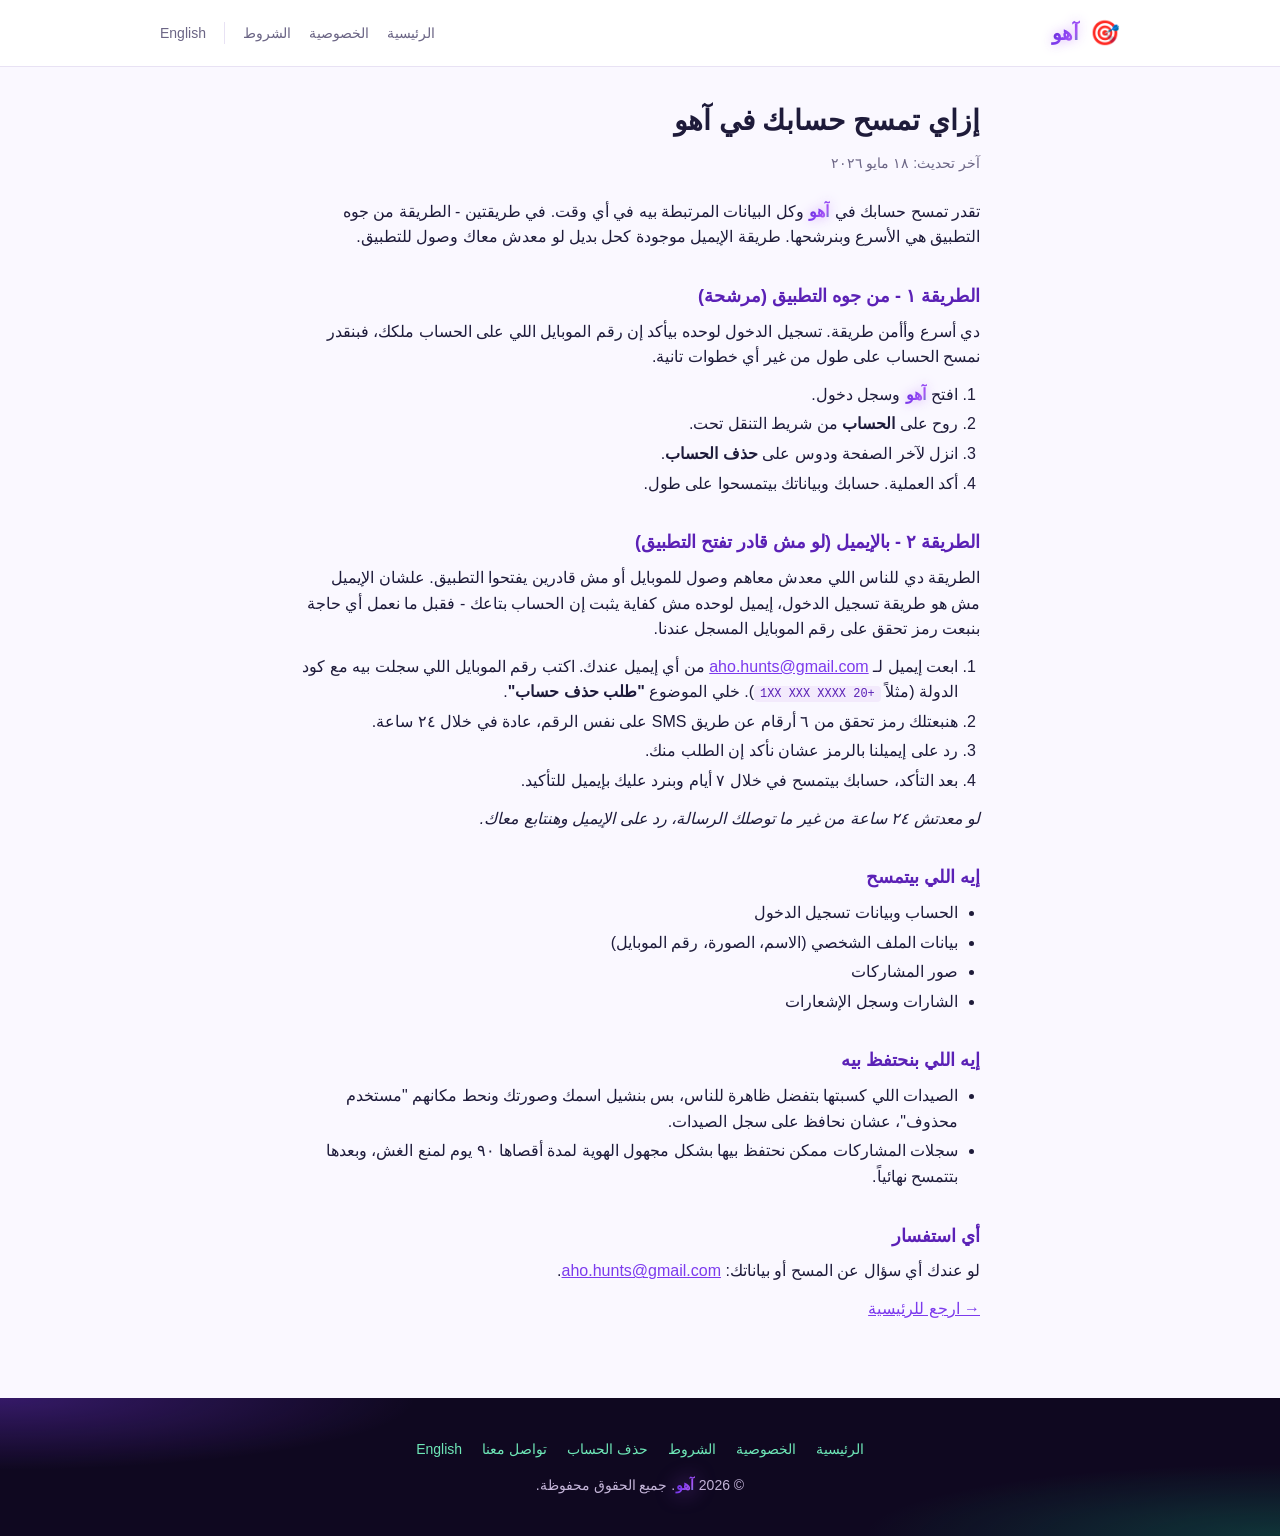
<file: ar/delete-account.html>
<!DOCTYPE html>
<html lang="ar" dir="rtl">
<head>
  <meta charset="UTF-8">
  <meta name="viewport" content="width=device-width, initial-scale=1.0">
  <title>إزاي تمسح حسابك في آهو - آهو</title>
  <meta name="description" content="إزاي تمسح حسابك في آهو وكل البيانات المرتبطة بيه.">
  <link rel="icon" href="data:image/svg+xml,%3Csvg xmlns='http://www.w3.org/2000/svg' viewBox='0 0 100 100'%3E%3Ctext y='.9em' font-size='90'%3E🎯%3C/text%3E%3C/svg%3E">
  <link rel="stylesheet" href="../style.css">
</head>
<body dir="rtl">
  <div class="topbar">
    <div class="topbar-inner">
      <a href="./" class="brand"><span class="icon">🎯</span> <span class="brand-name">آهو</span></a>
      <div class="nav-links">
        <a href="./">الرئيسية</a>
        <a href="privacy.html">الخصوصية</a>
        <a href="terms.html">الشروط</a>
        <a href="../delete-account.html" class="lang-switch">English</a>
      </div>
    </div>
  </div>

  <main class="prose">
    <h1>إزاي تمسح حسابك في آهو</h1>
    <p class="meta">آخر تحديث: ١٨ مايو ٢٠٢٦</p>

    <p>تقدر تمسح حسابك في <span class="brand-name">آهو</span> وكل البيانات
    المرتبطة بيه في أي وقت. في طريقتين - الطريقة من جوه التطبيق هي
    الأسرع وبنرشحها. طريقة الإيميل موجودة كحل بديل لو معدش معاك
    وصول للتطبيق.</p>

    <h2>الطريقة ١ - من جوه التطبيق (مرشحة)</h2>
    <p>دي أسرع وأأمن طريقة. تسجيل الدخول لوحده بيأكد إن رقم الموبايل
    اللي على الحساب ملكك، فبنقدر نمسح الحساب على طول من غير أي خطوات
    تانية.</p>

    <ol>
      <li>افتح <span class="brand-name">آهو</span> وسجل دخول.</li>
      <li>روح على <strong>الحساب</strong> من شريط التنقل تحت.</li>
      <li>انزل لآخر الصفحة ودوس على <strong>حذف الحساب</strong>.</li>
      <li>أكد العملية. حسابك وبياناتك بيتمسحوا على طول.</li>
    </ol>

    <h2>الطريقة ٢ - بالإيميل (لو مش قادر تفتح التطبيق)</h2>
    <p>الطريقة دي للناس اللي معدش معاهم وصول للموبايل أو مش قادرين
    يفتحوا التطبيق. علشان الإيميل مش هو طريقة تسجيل الدخول، إيميل
    لوحده مش كفاية يثبت إن الحساب بتاعك - فقبل ما نعمل أي حاجة بنبعت
    رمز تحقق على رقم الموبايل المسجل عندنا.</p>

    <ol>
      <li>ابعت إيميل لـ
      <a href="mailto:aho.hunts@gmail.com?subject=%D8%B7%D9%84%D8%A8%20%D8%AD%D8%B0%D9%81%20%D8%AD%D8%B3%D8%A7%D8%A8">aho.hunts@gmail.com</a>
      من أي إيميل عندك. اكتب رقم الموبايل اللي سجلت بيه مع كود الدولة
      (مثلاً <code>+20 1XX XXX XXXX</code>). خلي الموضوع
      <strong>"طلب حذف حساب"</strong>.</li>
      <li>هنبعتلك رمز تحقق من ٦ أرقام عن طريق SMS على نفس الرقم، عادة
      في خلال ٢٤ ساعة.</li>
      <li>رد على إيميلنا بالرمز عشان نأكد إن الطلب منك.</li>
      <li>بعد التأكد، حسابك بيتمسح في خلال ٧ أيام وبنرد عليك بإيميل
      للتأكيد.</li>
    </ol>

    <p><em>لو معدتش ٢٤ ساعة من غير ما توصلك الرسالة، رد على الإيميل
    وهنتابع معاك.</em></p>

    <h2>إيه اللي بيتمسح</h2>
    <ul>
      <li>الحساب وبيانات تسجيل الدخول</li>
      <li>بيانات الملف الشخصي (الاسم، الصورة، رقم الموبايل)</li>
      <li>صور المشاركات</li>
      <li>الشارات وسجل الإشعارات</li>
    </ul>

    <h2>إيه اللي بنحتفظ بيه</h2>
    <ul>
      <li>الصيدات اللي كسبتها بتفضل ظاهرة للناس، بس بنشيل اسمك وصورتك
      ونحط مكانهم "مستخدم محذوف"، عشان نحافظ على سجل الصيدات.</li>
      <li>سجلات المشاركات ممكن نحتفظ بيها بشكل مجهول الهوية لمدة
      أقصاها ٩٠ يوم لمنع الغش، وبعدها بتتمسح نهائياً.</li>
    </ul>

    <h2>أي استفسار</h2>
    <p>لو عندك أي سؤال عن المسح أو بياناتك:
    <a href="mailto:aho.hunts@gmail.com">aho.hunts@gmail.com</a>.</p>

    <p><a href="./">→ ارجع للرئيسية</a></p>
  </main>

  <footer class="site-footer">
    <div class="footer-links">
      <a href="./">الرئيسية</a>
      <a href="privacy.html">الخصوصية</a>
      <a href="terms.html">الشروط</a>
      <a href="delete-account.html">حذف الحساب</a>
      <a href="mailto:aho.hunts@gmail.com">تواصل معنا</a>
      <a href="../delete-account.html">English</a>
    </div>
    <div>© 2026 <span class="brand-name">آهو</span>. جميع الحقوق محفوظة.</div>
  </footer>
</body>
</html>
</file>
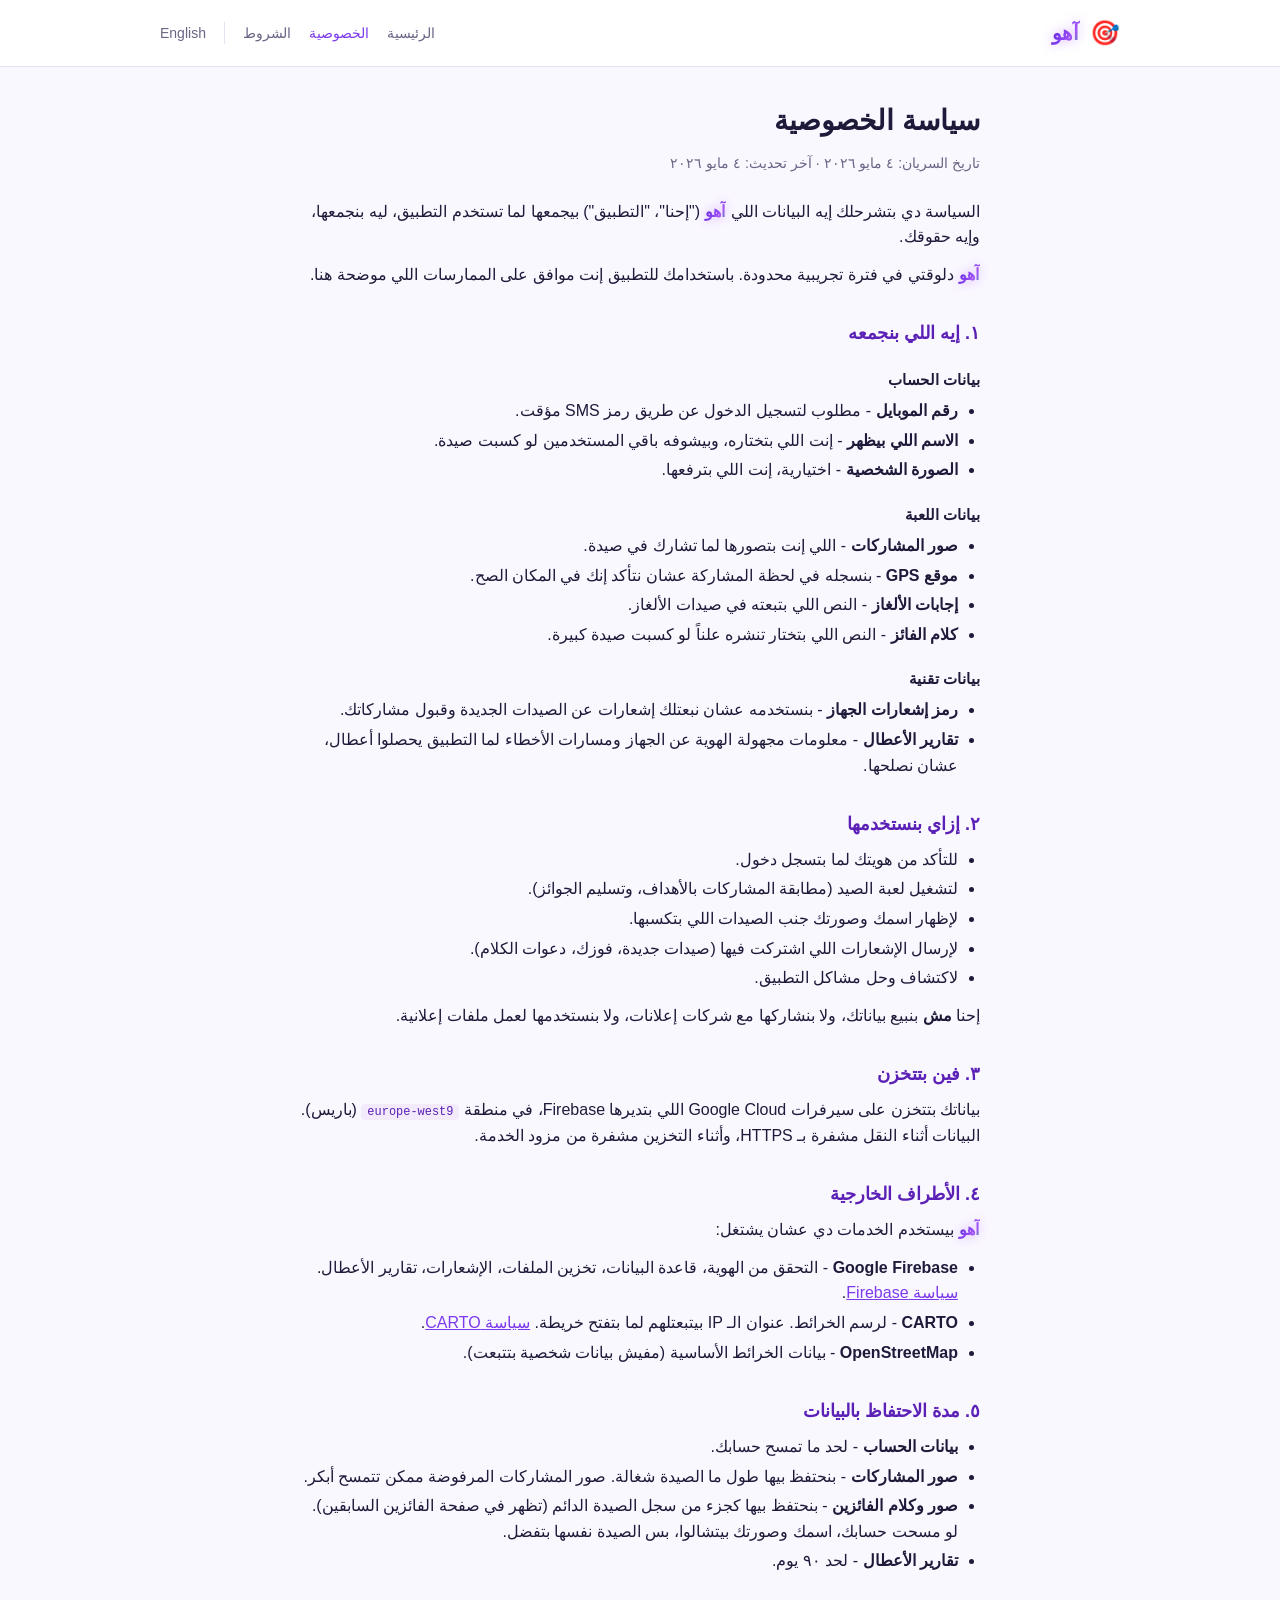
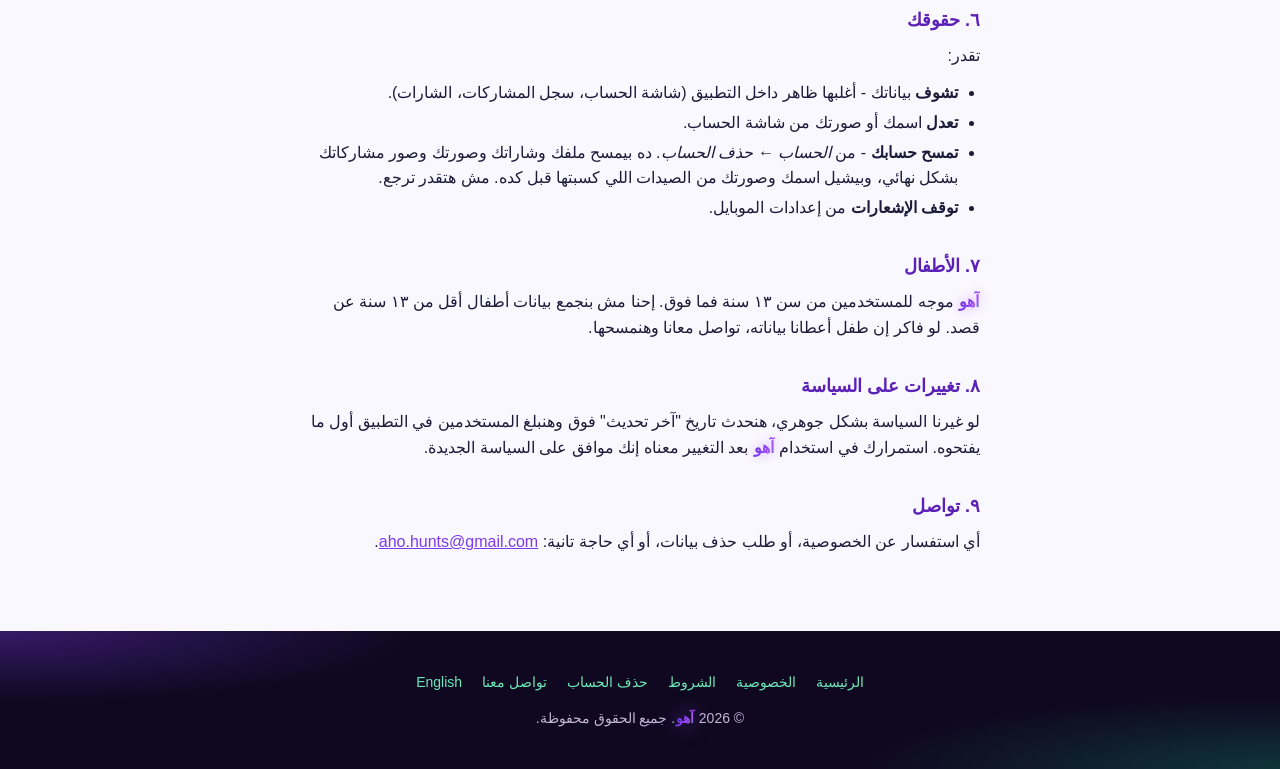
<file: ar/privacy.html>
<!DOCTYPE html>
<html lang="ar" dir="rtl">
<head>
  <meta charset="UTF-8">
  <meta name="viewport" content="width=device-width, initial-scale=1.0">
  <title>سياسة الخصوصية - آهو</title>
  <meta name="description" content="إزاي آهو بيجمع بياناتك ويحميها.">
  <link rel="icon" href="data:image/svg+xml,%3Csvg xmlns='http://www.w3.org/2000/svg' viewBox='0 0 100 100'%3E%3Ctext y='.9em' font-size='90'%3E🎯%3C/text%3E%3C/svg%3E">
  <link rel="stylesheet" href="../style.css">
</head>
<body dir="rtl">
  <div class="topbar">
    <div class="topbar-inner">
      <a href="./" class="brand"><span class="icon">🎯</span> <span class="brand-name">آهو</span></a>
      <div class="nav-links">
        <a href="./">الرئيسية</a>
        <a href="privacy.html" class="current">الخصوصية</a>
        <a href="terms.html">الشروط</a>
        <a href="../privacy.html" class="lang-switch">English</a>
      </div>
    </div>
  </div>

  <main class="prose">
    <h1>سياسة الخصوصية</h1>
    <p class="meta">تاريخ السريان: ٤ مايو ٢٠٢٦ · آخر تحديث: ٤ مايو ٢٠٢٦</p>

    <p>السياسة دي بتشرحلك إيه البيانات اللي <span class="brand-name">آهو</span> ("إحنا"، "التطبيق") بيجمعها
    لما تستخدم التطبيق، ليه بنجمعها، وإيه حقوقك.</p>

    <p><span class="brand-name">آهو</span> دلوقتي في فترة تجريبية محدودة. باستخدامك للتطبيق إنت موافق على
    الممارسات اللي موضحة هنا.</p>

    <h2>١. إيه اللي بنجمعه</h2>

    <h3>بيانات الحساب</h3>
    <ul>
      <li><strong>رقم الموبايل</strong> - مطلوب لتسجيل الدخول عن طريق رمز SMS مؤقت.</li>
      <li><strong>الاسم اللي بيظهر</strong> - إنت اللي بتختاره، وبيشوفه باقي المستخدمين لو كسبت صيدة.</li>
      <li><strong>الصورة الشخصية</strong> - اختيارية، إنت اللي بترفعها.</li>
    </ul>

    <h3>بيانات اللعبة</h3>
    <ul>
      <li><strong>صور المشاركات</strong> - اللي إنت بتصورها لما تشارك في صيدة.</li>
      <li><strong>موقع GPS</strong> - بنسجله في لحظة المشاركة عشان نتأكد إنك في المكان الصح.</li>
      <li><strong>إجابات الألغاز</strong> - النص اللي بتبعته في صيدات الألغاز.</li>
      <li><strong>كلام الفائز</strong> - النص اللي بتختار تنشره علناً لو كسبت صيدة كبيرة.</li>
    </ul>

    <h3>بيانات تقنية</h3>
    <ul>
      <li><strong>رمز إشعارات الجهاز</strong> - بنستخدمه عشان نبعتلك إشعارات عن الصيدات الجديدة وقبول مشاركاتك.</li>
      <li><strong>تقارير الأعطال</strong> - معلومات مجهولة الهوية عن الجهاز ومسارات الأخطاء لما التطبيق يحصلوا أعطال، عشان نصلحها.</li>
    </ul>

    <h2>٢. إزاي بنستخدمها</h2>
    <ul>
      <li>للتأكد من هويتك لما بتسجل دخول.</li>
      <li>لتشغيل لعبة الصيد (مطابقة المشاركات بالأهداف، وتسليم الجوائز).</li>
      <li>لإظهار اسمك وصورتك جنب الصيدات اللي بتكسبها.</li>
      <li>لإرسال الإشعارات اللي اشتركت فيها (صيدات جديدة، فوزك، دعوات الكلام).</li>
      <li>لاكتشاف وحل مشاكل التطبيق.</li>
    </ul>

    <p>إحنا <strong>مش</strong> بنبيع بياناتك، ولا بنشاركها مع شركات إعلانات،
    ولا بنستخدمها لعمل ملفات إعلانية.</p>

    <h2>٣. فين بتتخزن</h2>
    <p>بياناتك بتتخزن على سيرفرات Google Cloud اللي بتديرها Firebase، في
    منطقة <code>europe-west9</code> (باريس). البيانات أثناء النقل مشفرة
    بـ HTTPS، وأثناء التخزين مشفرة من مزود الخدمة.</p>

    <h2>٤. الأطراف الخارجية</h2>
    <p><span class="brand-name">آهو</span> بيستخدم الخدمات دي عشان يشتغل:</p>
    <ul>
      <li><strong>Google Firebase</strong> - التحقق من الهوية، قاعدة البيانات، تخزين الملفات، الإشعارات، تقارير الأعطال. <a href="https://firebase.google.com/support/privacy">سياسة Firebase</a>.</li>
      <li><strong>CARTO</strong> - لرسم الخرائط. عنوان الـ IP بيتبعتلهم لما بتفتح خريطة. <a href="https://carto.com/privacy/">سياسة CARTO</a>.</li>
      <li><strong>OpenStreetMap</strong> - بيانات الخرائط الأساسية (مفيش بيانات شخصية بتتبعت).</li>
    </ul>

    <h2>٥. مدة الاحتفاظ بالبيانات</h2>
    <ul>
      <li><strong>بيانات الحساب</strong> - لحد ما تمسح حسابك.</li>
      <li><strong>صور المشاركات</strong> - بنحتفظ بيها طول ما الصيدة شغالة. صور المشاركات المرفوضة ممكن تتمسح أبكر.</li>
      <li><strong>صور وكلام الفائزين</strong> - بنحتفظ بيها كجزء من سجل الصيدة الدائم (تظهر في صفحة الفائزين السابقين). لو مسحت حسابك، اسمك وصورتك بيتشالوا، بس الصيدة نفسها بتفضل.</li>
      <li><strong>تقارير الأعطال</strong> - لحد ٩٠ يوم.</li>
    </ul>

    <h2>٦. حقوقك</h2>
    <p>تقدر:</p>
    <ul>
      <li><strong>تشوف</strong> بياناتك - أغلبها ظاهر داخل التطبيق (شاشة الحساب، سجل المشاركات، الشارات).</li>
      <li><strong>تعدل</strong> اسمك أو صورتك من شاشة الحساب.</li>
      <li><strong>تمسح حسابك</strong> - من <em>الحساب ← حذف الحساب</em>. ده بيمسح ملفك وشاراتك وصورتك وصور مشاركاتك بشكل نهائي، وبيشيل اسمك وصورتك من الصيدات اللي كسبتها قبل كده. مش هتقدر ترجع.</li>
      <li><strong>توقف الإشعارات</strong> من إعدادات الموبايل.</li>
    </ul>

    <h2>٧. الأطفال</h2>
    <p><span class="brand-name">آهو</span> موجه للمستخدمين من سن ١٣ سنة فما فوق. إحنا مش بنجمع بيانات
    أطفال أقل من ١٣ سنة عن قصد. لو فاكر إن طفل أعطانا بياناته، تواصل معانا
    وهنمسحها.</p>

    <h2>٨. تغييرات على السياسة</h2>
    <p>لو غيرنا السياسة بشكل جوهري، هنحدث تاريخ "آخر تحديث" فوق وهنبلغ
    المستخدمين في التطبيق أول ما يفتحوه. استمرارك في استخدام <span class="brand-name">آهو</span> بعد
    التغيير معناه إنك موافق على السياسة الجديدة.</p>

    <h2>٩. تواصل</h2>
    <p>أي استفسار عن الخصوصية، أو طلب حذف بيانات، أو أي حاجة تانية:
    <a href="mailto:aho.hunts@gmail.com">aho.hunts@gmail.com</a>.</p>
  </main>

  <footer class="site-footer">
    <div class="footer-links">
      <a href="./">الرئيسية</a>
      <a href="privacy.html">الخصوصية</a>
      <a href="terms.html">الشروط</a>
      <a href="delete-account.html">حذف الحساب</a>
      <a href="mailto:aho.hunts@gmail.com">تواصل معنا</a>
      <a href="../privacy.html">English</a>
    </div>
    <div>© 2026 <span class="brand-name">آهو</span>. جميع الحقوق محفوظة.</div>
  </footer>
</body>
</html>
</file>
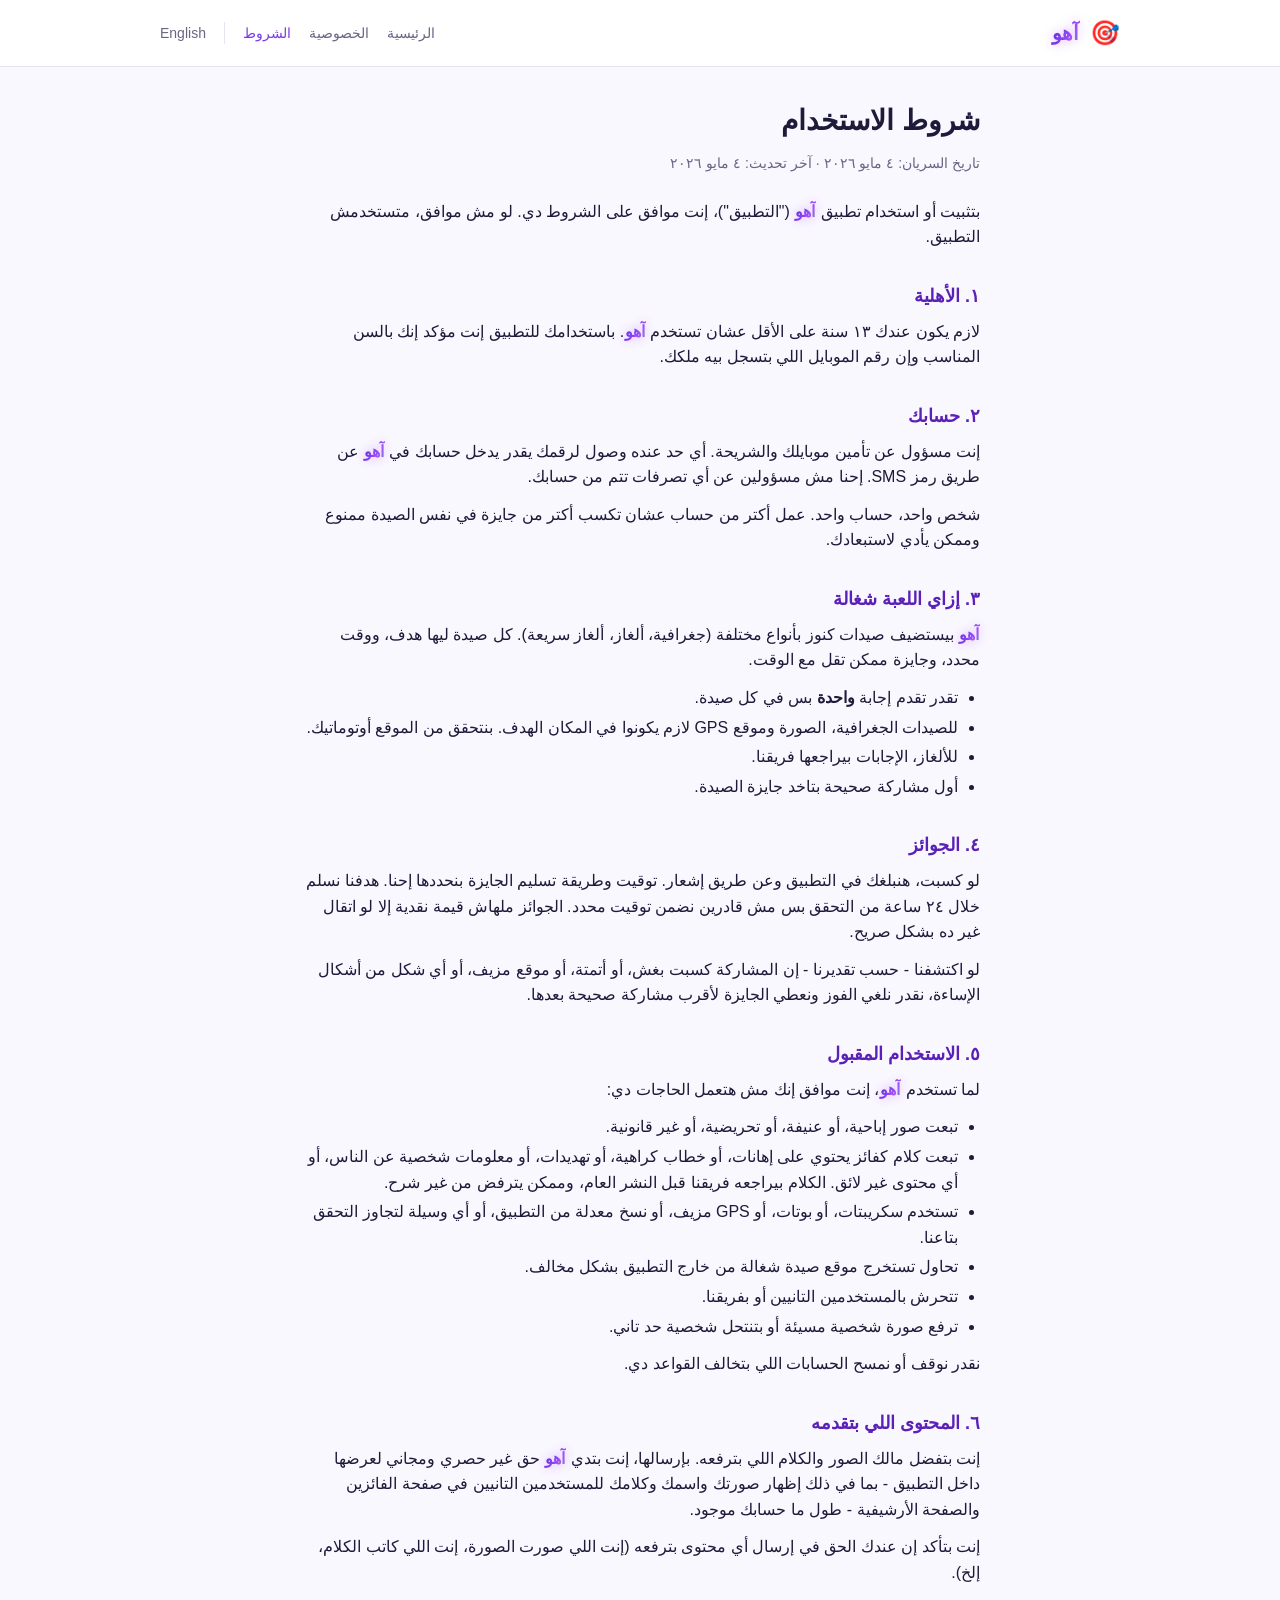
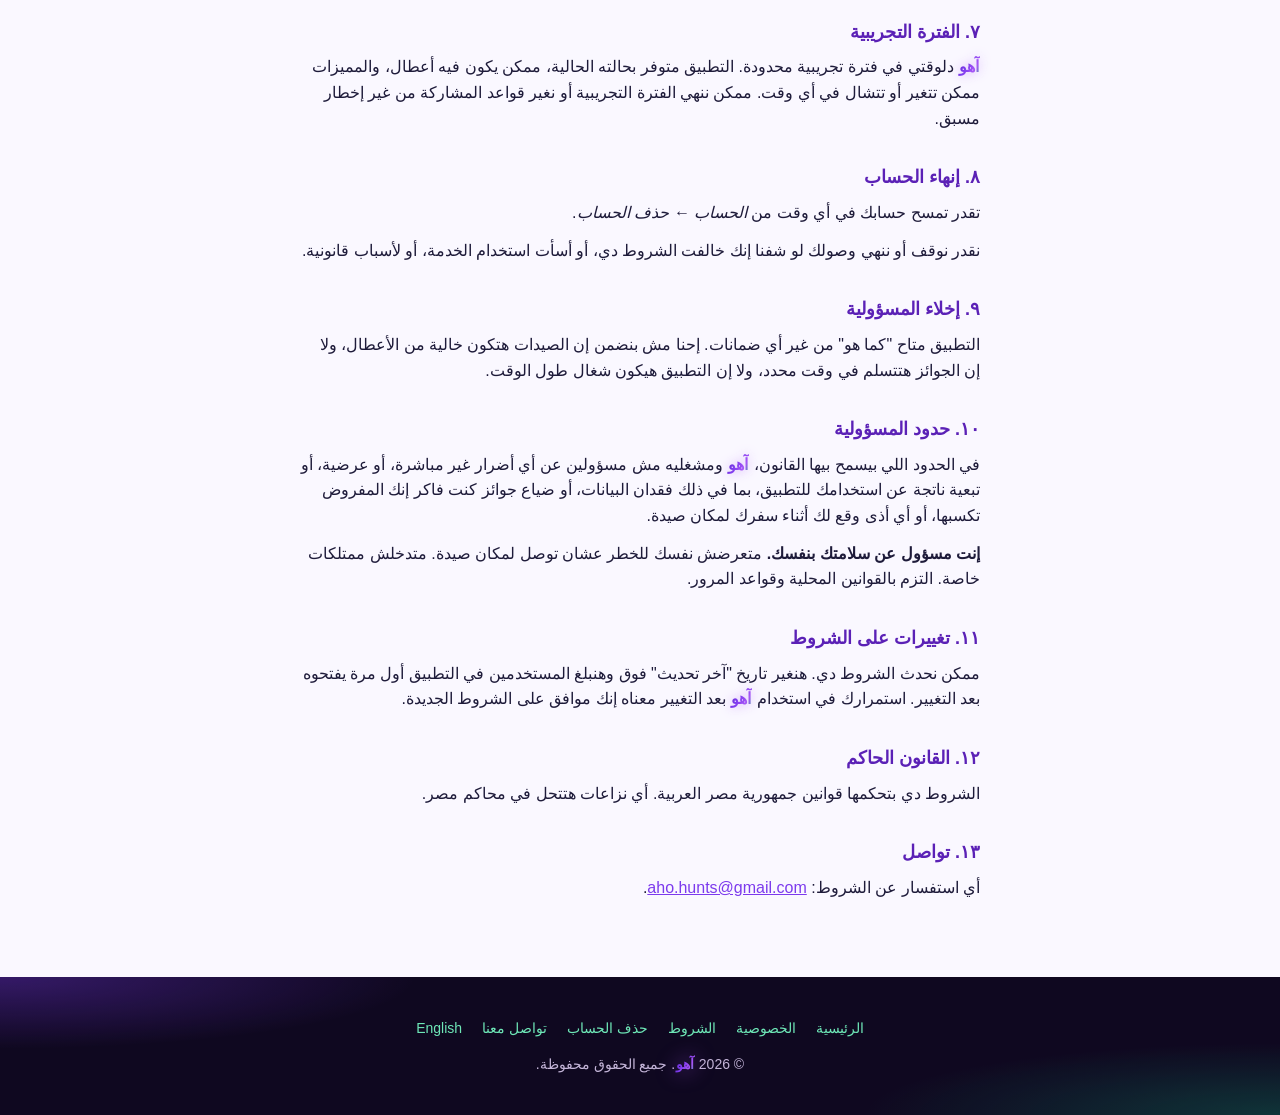
<file: ar/terms.html>
<!DOCTYPE html>
<html lang="ar" dir="rtl">
<head>
  <meta charset="UTF-8">
  <meta name="viewport" content="width=device-width, initial-scale=1.0">
  <title>شروط الاستخدام - آهو</title>
  <meta name="description" content="قواعد استخدام آهو.">
  <link rel="icon" href="data:image/svg+xml,%3Csvg xmlns='http://www.w3.org/2000/svg' viewBox='0 0 100 100'%3E%3Ctext y='.9em' font-size='90'%3E🎯%3C/text%3E%3C/svg%3E">
  <link rel="stylesheet" href="../style.css">
</head>
<body dir="rtl">
  <div class="topbar">
    <div class="topbar-inner">
      <a href="./" class="brand"><span class="icon">🎯</span> <span class="brand-name">آهو</span></a>
      <div class="nav-links">
        <a href="./">الرئيسية</a>
        <a href="privacy.html">الخصوصية</a>
        <a href="terms.html" class="current">الشروط</a>
        <a href="../terms.html" class="lang-switch">English</a>
      </div>
    </div>
  </div>

  <main class="prose">
    <h1>شروط الاستخدام</h1>
    <p class="meta">تاريخ السريان: ٤ مايو ٢٠٢٦ · آخر تحديث: ٤ مايو ٢٠٢٦</p>

    <p>بتثبيت أو استخدام تطبيق <span class="brand-name">آهو</span> ("التطبيق")، إنت موافق على الشروط دي.
    لو مش موافق، متستخدمش التطبيق.</p>

    <h2>١. الأهلية</h2>
    <p>لازم يكون عندك ١٣ سنة على الأقل عشان تستخدم <span class="brand-name">آهو</span>. باستخدامك للتطبيق
    إنت مؤكد إنك بالسن المناسب وإن رقم الموبايل اللي بتسجل بيه ملكك.</p>

    <h2>٢. حسابك</h2>
    <p>إنت مسؤول عن تأمين موبايلك والشريحة. أي حد عنده وصول لرقمك يقدر
    يدخل حسابك في <span class="brand-name">آهو</span> عن طريق رمز SMS. إحنا مش مسؤولين عن أي تصرفات
    تتم من حسابك.</p>

    <p>شخص واحد، حساب واحد. عمل أكتر من حساب عشان تكسب أكتر من جايزة في
    نفس الصيدة ممنوع وممكن يأدي لاستبعادك.</p>

    <h2>٣. إزاي اللعبة شغالة</h2>
    <p><span class="brand-name">آهو</span> بيستضيف صيدات كنوز بأنواع مختلفة (جغرافية، ألغاز، ألغاز سريعة).
    كل صيدة ليها هدف، ووقت محدد، وجايزة ممكن تقل مع الوقت.</p>

    <ul>
      <li>تقدر تقدم إجابة <strong>واحدة</strong> بس في كل صيدة.</li>
      <li>للصيدات الجغرافية، الصورة وموقع GPS لازم يكونوا في المكان الهدف.
      بنتحقق من الموقع أوتوماتيك.</li>
      <li>للألغاز، الإجابات بيراجعها فريقنا.</li>
      <li>أول مشاركة صحيحة بتاخد جايزة الصيدة.</li>
    </ul>

    <h2>٤. الجوائز</h2>
    <p>لو كسبت، هنبلغك في التطبيق وعن طريق إشعار. توقيت وطريقة تسليم
    الجايزة بنحددها إحنا. هدفنا نسلم خلال ٢٤ ساعة من التحقق بس مش
    قادرين نضمن توقيت محدد. الجوائز ملهاش قيمة نقدية إلا لو اتقال غير ده
    بشكل صريح.</p>

    <p>لو اكتشفنا - حسب تقديرنا - إن المشاركة كسبت بغش، أو أتمتة، أو موقع
    مزيف، أو أي شكل من أشكال الإساءة، نقدر نلغي الفوز ونعطي الجايزة
    لأقرب مشاركة صحيحة بعدها.</p>

    <h2>٥. الاستخدام المقبول</h2>
    <p>لما تستخدم <span class="brand-name">آهو</span>، إنت موافق إنك مش هتعمل الحاجات دي:</p>
    <ul>
      <li>تبعت صور إباحية، أو عنيفة، أو تحريضية، أو غير قانونية.</li>
      <li>تبعت كلام كفائز يحتوي على إهانات، أو خطاب كراهية، أو تهديدات،
      أو معلومات شخصية عن الناس، أو أي محتوى غير لائق. الكلام بيراجعه
      فريقنا قبل النشر العام، وممكن يترفض من غير شرح.</li>
      <li>تستخدم سكريبتات، أو بوتات، أو GPS مزيف، أو نسخ معدلة من التطبيق،
      أو أي وسيلة لتجاوز التحقق بتاعنا.</li>
      <li>تحاول تستخرج موقع صيدة شغالة من خارج التطبيق بشكل مخالف.</li>
      <li>تتحرش بالمستخدمين التانيين أو بفريقنا.</li>
      <li>ترفع صورة شخصية مسيئة أو بتنتحل شخصية حد تاني.</li>
    </ul>

    <p>نقدر نوقف أو نمسح الحسابات اللي بتخالف القواعد دي.</p>

    <h2>٦. المحتوى اللي بتقدمه</h2>
    <p>إنت بتفضل مالك الصور والكلام اللي بترفعه. بإرسالها، إنت بتدي <span class="brand-name">آهو</span>
    حق غير حصري ومجاني لعرضها داخل التطبيق - بما في ذلك إظهار صورتك
    واسمك وكلامك للمستخدمين التانيين في صفحة الفائزين والصفحة الأرشيفية -
    طول ما حسابك موجود.</p>

    <p>إنت بتأكد إن عندك الحق في إرسال أي محتوى بترفعه (إنت اللي صورت
    الصورة، إنت اللي كاتب الكلام، إلخ).</p>

    <h2>٧. الفترة التجريبية</h2>
    <p><span class="brand-name">آهو</span> دلوقتي في فترة تجريبية محدودة. التطبيق متوفر بحالته الحالية،
    ممكن يكون فيه أعطال، والمميزات ممكن تتغير أو تتشال في أي وقت. ممكن
    ننهي الفترة التجريبية أو نغير قواعد المشاركة من غير إخطار مسبق.</p>

    <h2>٨. إنهاء الحساب</h2>
    <p>تقدر تمسح حسابك في أي وقت من <em>الحساب ← حذف الحساب</em>.</p>

    <p>نقدر نوقف أو ننهي وصولك لو شفنا إنك خالفت الشروط دي، أو أسأت
    استخدام الخدمة، أو لأسباب قانونية.</p>

    <h2>٩. إخلاء المسؤولية</h2>
    <p>التطبيق متاح "كما هو" من غير أي ضمانات. إحنا مش بنضمن إن الصيدات
    هتكون خالية من الأعطال، ولا إن الجوائز هتتسلم في وقت محدد، ولا إن
    التطبيق هيكون شغال طول الوقت.</p>

    <h2>١٠. حدود المسؤولية</h2>
    <p>في الحدود اللي بيسمح بيها القانون، <span class="brand-name">آهو</span> ومشغليه مش مسؤولين عن أي
    أضرار غير مباشرة، أو عرضية، أو تبعية ناتجة عن استخدامك للتطبيق، بما
    في ذلك فقدان البيانات، أو ضياع جوائز كنت فاكر إنك المفروض تكسبها،
    أو أي أذى وقع لك أثناء سفرك لمكان صيدة.</p>

    <p><strong>إنت مسؤول عن سلامتك بنفسك.</strong> متعرضش نفسك للخطر عشان
    توصل لمكان صيدة. متدخلش ممتلكات خاصة. التزم بالقوانين المحلية وقواعد
    المرور.</p>

    <h2>١١. تغييرات على الشروط</h2>
    <p>ممكن نحدث الشروط دي. هنغير تاريخ "آخر تحديث" فوق وهنبلغ المستخدمين
    في التطبيق أول مرة يفتحوه بعد التغيير. استمرارك في استخدام <span class="brand-name">آهو</span> بعد
    التغيير معناه إنك موافق على الشروط الجديدة.</p>

    <h2>١٢. القانون الحاكم</h2>
    <p>الشروط دي بتحكمها قوانين جمهورية مصر العربية. أي نزاعات هتتحل في
    محاكم مصر.</p>

    <h2>١٣. تواصل</h2>
    <p>أي استفسار عن الشروط: <a href="mailto:aho.hunts@gmail.com">aho.hunts@gmail.com</a>.</p>
  </main>

  <footer class="site-footer">
    <div class="footer-links">
      <a href="./">الرئيسية</a>
      <a href="privacy.html">الخصوصية</a>
      <a href="terms.html">الشروط</a>
      <a href="delete-account.html">حذف الحساب</a>
      <a href="mailto:aho.hunts@gmail.com">تواصل معنا</a>
      <a href="../terms.html">English</a>
    </div>
    <div>© 2026 <span class="brand-name">آهو</span>. جميع الحقوق محفوظة.</div>
  </footer>
</body>
</html>
</file>
<file: style.css>
/* Aho marketing site - single stylesheet, mobile-first, RTL-aware. */
:root {
  --fg: #1e1b3a;
  --muted: #6b6585;
  --accent: #7c3aed;          /* violet-600 - primary purple */
  --accent-dark: #5b21b6;     /* violet-800 */
  --accent-light: #a855f7;    /* violet-500 */
  --accent-2: #10b981;        /* emerald-500 - primary green */
  --accent-2-dark: #047857;
  --accent-2-light: #34d399;
  --accent-3: #d946ef;        /* fuchsia - neon pop */
  --bg: #faf8ff;
  --card: #ffffff;
  --border: #e8e2f4;
  --hero-deep: #150a2e;
  --max: 960px;
  --max-prose: 720px;
}

* { box-sizing: border-box; }

html { -webkit-text-size-adjust: 100%; }

body {
  font-family: -apple-system, BlinkMacSystemFont, "Segoe UI", Roboto,
    Helvetica, Arial, sans-serif, "Apple Color Emoji", "Segoe UI Emoji";
  color: var(--fg);
  background: var(--bg);
  line-height: 1.6;
  margin: 0;
}

/* Arabic typography tuning. */
body[dir="rtl"] {
  font-family: "Segoe UI", Tahoma, Arial, "Helvetica Neue", sans-serif;
}

a { color: var(--accent); }
a:hover { color: var(--accent-dark); }

/* Top bar - present on every page. */
.topbar {
  background: var(--card);
  border-bottom: 1px solid var(--border);
  padding: 14px 20px;
  position: relative;
  z-index: 5;
}
.topbar-inner {
  max-width: var(--max);
  margin: 0 auto;
  display: flex;
  align-items: center;
  justify-content: space-between;
  gap: 16px;
}
.brand {
  display: inline-flex;
  align-items: center;
  gap: 10px;
  font-size: 20px;
  font-weight: 700;
  color: var(--accent);
  text-decoration: none;
}
.brand .icon { font-size: 24px; }

/* Glowing brand wordmark - every "Aho" / "آهو" gets the treatment. */
.brand-name {
  font-weight: 700;
  background-image: linear-gradient(120deg,
    #5b21b6 0%, #7c3aed 22%, #a855f7 38%, #10b981 58%, #34d399 75%, #d946ef 100%);
  background-size: 240% auto;
  background-position: 0% 50%;
  -webkit-background-clip: text;
  background-clip: text;
  -webkit-text-fill-color: transparent;
  color: transparent;
  filter: drop-shadow(0 0 6px rgba(168, 85, 247, 0.45));
  animation: aho-shimmer 4.5s ease-in-out infinite;
  display: inline-block;
  padding: 0 0.06em;
}
.brand .brand-name { font-size: inherit; }
.hero .brand-name {
  filter: drop-shadow(0 0 14px rgba(168, 85, 247, 0.85))
          drop-shadow(0 0 4px rgba(110, 231, 183, 0.6));
}
.site-footer .brand-name {
  filter: drop-shadow(0 0 10px rgba(168, 85, 247, 0.7));
}
@keyframes aho-shimmer {
  0%, 100% {
    background-position: 0% 50%;
    filter: drop-shadow(0 0 5px rgba(124, 58, 237, 0.45));
  }
  50% {
    background-position: 100% 50%;
    filter: drop-shadow(0 0 16px rgba(217, 70, 239, 0.65))
            drop-shadow(0 0 6px rgba(52, 211, 153, 0.55));
  }
}
@media (prefers-reduced-motion: reduce) {
  .brand-name, .hero::before, .hero::after,
  .cta-primary, .hero-orb { animation: none; }
}

.nav-links {
  display: flex;
  gap: 18px;
  font-size: 14px;
  align-items: center;
}
.nav-links a {
  color: var(--muted);
  text-decoration: none;
  transition: color 0.15s ease;
}
.nav-links a:hover, .nav-links a.current {
  color: var(--accent);
}
.lang-switch {
  border-inline-start: 1px solid var(--border);
  padding-inline-start: 18px;
  font-weight: 500;
}

/* Hero - dark, dramatic, glowing. */
.hero {
  background:
    radial-gradient(ellipse 60% 50% at 18% 28%, rgba(124, 58, 237, 0.55) 0%, transparent 60%),
    radial-gradient(ellipse 55% 45% at 82% 72%, rgba(16, 185, 129, 0.45) 0%, transparent 60%),
    radial-gradient(ellipse 70% 50% at 50% 100%, rgba(217, 70, 239, 0.35) 0%, transparent 70%),
    linear-gradient(135deg, #150a2e 0%, #2d1454 45%, #0f2a23 100%);
  color: #fff;
  padding: 96px 20px 104px;
  text-align: center;
  position: relative;
  overflow: hidden;
  isolation: isolate;
}
/* Floating glow orbs behind hero content. */
.hero::before, .hero::after {
  content: '';
  position: absolute;
  border-radius: 50%;
  filter: blur(80px);
  opacity: 0.7;
  pointer-events: none;
  z-index: 0;
}
.hero::before {
  width: 460px; height: 460px;
  background: radial-gradient(circle, #a855f7 0%, transparent 65%);
  top: -120px; inset-inline-start: -80px;
  animation: orb-drift-a 22s ease-in-out infinite;
}
.hero::after {
  width: 400px; height: 400px;
  background: radial-gradient(circle, #34d399 0%, transparent 65%);
  bottom: -100px; inset-inline-end: -60px;
  animation: orb-drift-b 26s ease-in-out infinite;
}
@keyframes orb-drift-a {
  0%, 100% { transform: translate(0, 0) scale(1); }
  33% { transform: translate(60px, 40px) scale(1.08); }
  66% { transform: translate(-30px, 80px) scale(0.95); }
}
@keyframes orb-drift-b {
  0%, 100% { transform: translate(0, 0) scale(1); }
  33% { transform: translate(-50px, -40px) scale(1.05); }
  66% { transform: translate(40px, -70px) scale(0.92); }
}
/* Subtle grid/dot pattern over the hero. */
.hero-inner {
  max-width: var(--max);
  margin: 0 auto;
  position: relative;
  z-index: 2;
}
.hero .badge {
  display: inline-block;
  background: rgba(168, 85, 247, 0.18);
  border: 1px solid rgba(168, 85, 247, 0.45);
  color: #e9d5ff;
  font-size: 12px;
  font-weight: 700;
  letter-spacing: 1.5px;
  text-transform: uppercase;
  padding: 7px 16px;
  border-radius: 999px;
  margin-bottom: 28px;
  box-shadow: 0 0 24px rgba(168, 85, 247, 0.35),
              inset 0 0 12px rgba(168, 85, 247, 0.15);
  text-shadow: 0 0 12px rgba(217, 178, 255, 0.6);
}
.hero h1 {
  font-size: 56px;
  font-weight: 800;
  letter-spacing: -0.02em;
  margin: 0 0 18px;
  line-height: 1.3;
  background: linear-gradient(135deg, #ffffff 0%, #e9d5ff 45%, #6ee7b7 100%);
  -webkit-background-clip: text;
  background-clip: text;
  -webkit-text-fill-color: transparent;
  color: transparent;
  filter: drop-shadow(0 6px 32px rgba(168, 85, 247, 0.45));
}
.hero p.tagline {
  font-size: 19px;
  color: #d8d0e8;
  margin: 0 auto 32px;
  max-width: 580px;
}
.cta-row {
  display: flex;
  gap: 14px;
  justify-content: center;
  flex-wrap: wrap;
}
.cta {
  display: inline-flex;
  align-items: center;
  gap: 8px;
  padding: 14px 26px;
  border-radius: 12px;
  text-decoration: none;
  font-weight: 700;
  font-size: 15px;
  letter-spacing: 0.2px;
  transition: transform 0.15s ease, box-shadow 0.2s ease;
  position: relative;
}
.cta:hover { transform: translateY(-2px); }
.cta-primary {
  background: linear-gradient(120deg, #7c3aed 0%, #d946ef 50%, #10b981 100%);
  background-size: 220% auto;
  background-position: 0% 50%;
  color: #fff;
  box-shadow: 0 8px 28px -6px rgba(124, 58, 237, 0.6),
              0 0 24px rgba(217, 70, 239, 0.35);
  animation: cta-shimmer 5s ease-in-out infinite;
}
.cta-primary:hover {
  box-shadow: 0 12px 36px -6px rgba(124, 58, 237, 0.75),
              0 0 36px rgba(52, 211, 153, 0.45);
  color: #fff;
}
@keyframes cta-shimmer {
  0%, 100% { background-position: 0% 50%; }
  50% { background-position: 100% 50%; }
}
.cta-secondary {
  background: rgba(255, 255, 255, 0.08);
  color: #e9d5ff;
  border: 1px solid rgba(168, 85, 247, 0.5);
  backdrop-filter: blur(8px);
  -webkit-backdrop-filter: blur(8px);
}
.cta-secondary:hover {
  background: rgba(168, 85, 247, 0.15);
  border-color: rgba(168, 85, 247, 0.85);
  color: #fff;
}
/* On light sections (e.g. beta callout), make secondary readable. */
section:not(.hero) .cta-secondary {
  background: #fff;
  color: var(--accent);
  border-color: var(--border);
}
section:not(.hero) .cta-secondary:hover {
  border-color: var(--accent);
  color: var(--accent-dark);
}

/* Sections. */
section {
  padding: 72px 20px;
}
.section-inner {
  max-width: var(--max);
  margin: 0 auto;
}
section.alt {
  background:
    radial-gradient(ellipse 80% 60% at 100% 0%, rgba(168, 85, 247, 0.08) 0%, transparent 60%),
    radial-gradient(ellipse 70% 60% at 0% 100%, rgba(16, 185, 129, 0.08) 0%, transparent 60%),
    linear-gradient(180deg, #faf5ff 0%, #f0fdf4 100%);
}
section h2 {
  font-size: 34px;
  font-weight: 800;
  letter-spacing: -0.01em;
  margin: 0 0 14px;
  text-align: center;
  background: linear-gradient(135deg, #5b21b6 0%, #7c3aed 35%, #d946ef 65%, #10b981 100%);
  -webkit-background-clip: text;
  background-clip: text;
  -webkit-text-fill-color: transparent;
  color: transparent;
}
section .lede {
  text-align: center;
  color: var(--muted);
  max-width: 620px;
  margin: 0 auto 44px;
  font-size: 16px;
}

/* How it works steps. */
.steps {
  display: grid;
  grid-template-columns: repeat(auto-fit, minmax(240px, 1fr));
  gap: 22px;
}
.step {
  background: var(--card);
  border: 1px solid var(--border);
  border-radius: 16px;
  padding: 28px 24px;
  position: relative;
  transition: transform 0.2s ease, box-shadow 0.2s ease, border-color 0.2s ease;
}
.step:hover {
  transform: translateY(-4px);
  box-shadow: 0 18px 40px -16px rgba(124, 58, 237, 0.35);
  border-color: rgba(124, 58, 237, 0.35);
}
.step-num {
  display: inline-block;
  width: 38px;
  height: 38px;
  line-height: 38px;
  border-radius: 999px;
  background: linear-gradient(135deg, #7c3aed 0%, #a855f7 50%, #10b981 100%);
  color: #fff;
  font-weight: 800;
  font-size: 16px;
  text-align: center;
  margin-bottom: 14px;
  box-shadow: 0 6px 18px -4px rgba(124, 58, 237, 0.55),
              0 0 18px rgba(168, 85, 247, 0.35);
}
.step h3 { margin: 0 0 8px; font-size: 18px; font-weight: 700; }
.step p { margin: 0; color: var(--muted); font-size: 14.5px; }

/* Hunt-type cards - each gets its own neon flavor. */
.hunts {
  display: grid;
  grid-template-columns: repeat(auto-fit, minmax(240px, 1fr));
  gap: 22px;
}
.hunt {
  --hunt-c1: #7c3aed;
  --hunt-c2: #a855f7;
  --hunt-shadow: rgba(124, 58, 237, 0.35);
  background: var(--card);
  border: 1px solid var(--border);
  border-radius: 18px;
  padding: 32px 24px 28px;
  text-align: center;
  position: relative;
  overflow: hidden;
  transition: transform 0.25s ease, box-shadow 0.25s ease, border-color 0.25s ease;
}
.hunt::before {
  content: '';
  position: absolute;
  top: 0; left: 0; right: 0;
  height: 4px;
  background: linear-gradient(90deg, var(--hunt-c1), var(--hunt-c2));
}
.hunt::after {
  content: '';
  position: absolute;
  top: -60px;
  left: 50%;
  transform: translateX(-50%);
  width: 240px;
  height: 240px;
  background: radial-gradient(circle, var(--hunt-c1) 0%, transparent 60%);
  opacity: 0.12;
  pointer-events: none;
  transition: opacity 0.25s ease;
  z-index: 0;
}
.hunt > * { position: relative; z-index: 1; }
.hunt:hover {
  transform: translateY(-6px);
  box-shadow: 0 22px 50px -16px var(--hunt-shadow);
  border-color: var(--hunt-c1);
}
.hunt:hover::after { opacity: 0.28; }
.hunt .icon {
  font-size: 44px;
  display: block;
  margin-bottom: 14px;
  filter: drop-shadow(0 4px 12px var(--hunt-shadow));
}
.hunt h3 {
  margin: 0 0 8px;
  font-size: 19px;
  font-weight: 700;
  background: linear-gradient(120deg, var(--hunt-c1), var(--hunt-c2));
  -webkit-background-clip: text;
  background-clip: text;
  -webkit-text-fill-color: transparent;
  color: transparent;
}
.hunt p { margin: 0; color: var(--muted); font-size: 14.5px; }

/* Per-card color theme. */
.hunts > .hunt:nth-child(1) {
  --hunt-c1: #059669;
  --hunt-c2: #34d399;
  --hunt-shadow: rgba(16, 185, 129, 0.4);
}
.hunts > .hunt:nth-child(2) {
  --hunt-c1: #7c3aed;
  --hunt-c2: #c084fc;
  --hunt-shadow: rgba(124, 58, 237, 0.4);
}
.hunts > .hunt:nth-child(3) {
  --hunt-c1: #d946ef;
  --hunt-c2: #f0abfc;
  --hunt-shadow: rgba(217, 70, 239, 0.45);
}

/* Beta callout - gradient border + soft glow. */
.beta-callout {
  position: relative;
  border-radius: 22px;
  padding: 40px 32px;
  max-width: var(--max-prose);
  margin: 0 auto;
  text-align: center;
  background:
    linear-gradient(#fff, #fff) padding-box,
    linear-gradient(135deg, #7c3aed 0%, #d946ef 50%, #10b981 100%) border-box;
  border: 2px solid transparent;
  box-shadow: 0 30px 70px -30px rgba(124, 58, 237, 0.4),
              0 0 60px -10px rgba(217, 70, 239, 0.2);
}
.beta-callout h2 { margin-top: 0; }
.beta-callout p { color: var(--muted); }

/* Prose-style content (legal pages). */
main.prose {
  max-width: var(--max-prose);
  margin: 0 auto;
  padding: 32px 20px 64px;
}
main.prose h1 { font-size: 28px; margin: 0 0 8px; }
main.prose h2 { font-size: 18px; margin: 32px 0 8px; color: var(--accent-dark); }
main.prose h3 { font-size: 15px; margin: 20px 0 6px; }
main.prose p, main.prose ul, main.prose ol { margin: 0 0 12px; }
main.prose ul, main.prose ol { padding-inline-start: 22px; }
main.prose li { margin-bottom: 4px; }
main.prose .meta {
  color: var(--muted);
  font-size: 14px;
  margin-bottom: 24px;
}

code {
  background: #f3eafc;
  color: var(--accent-dark);
  padding: 1px 6px;
  border-radius: 4px;
  font-size: 0.92em;
}

/* Footer. */
footer.site-footer {
  background:
    radial-gradient(ellipse 50% 80% at 0% 0%, rgba(124, 58, 237, 0.35) 0%, transparent 65%),
    radial-gradient(ellipse 50% 80% at 100% 100%, rgba(16, 185, 129, 0.25) 0%, transparent 65%),
    #0f0820;
  color: #c4b5d8;
  padding: 40px 20px;
  text-align: center;
  font-size: 14px;
  position: relative;
  overflow: hidden;
}
footer.site-footer a { color: #6ee7b7; text-decoration: none; transition: color 0.15s; }
footer.site-footer a:hover { color: #c4b5fd; text-decoration: underline; }
footer.site-footer .footer-links {
  margin-bottom: 14px;
  display: flex;
  justify-content: center;
  gap: 20px;
  flex-wrap: wrap;
}

@media (max-width: 540px) {
  .hero { padding: 64px 20px 76px; }
  .hero h1 { font-size: 38px; }
  .hero p.tagline { font-size: 16px; }
  .hero::before { width: 320px; height: 320px; }
  .hero::after { width: 280px; height: 280px; }
  section h2 { font-size: 28px; }
  .nav-links { gap: 12px; font-size: 13px; }
  .lang-switch { padding-inline-start: 12px; }
  section { padding: 56px 20px; }
  .cta { padding: 12px 22px; }
}

@media print {
  .topbar, footer.site-footer, .hero { display: none; }
  body { background: #fff; }
}
</file>
